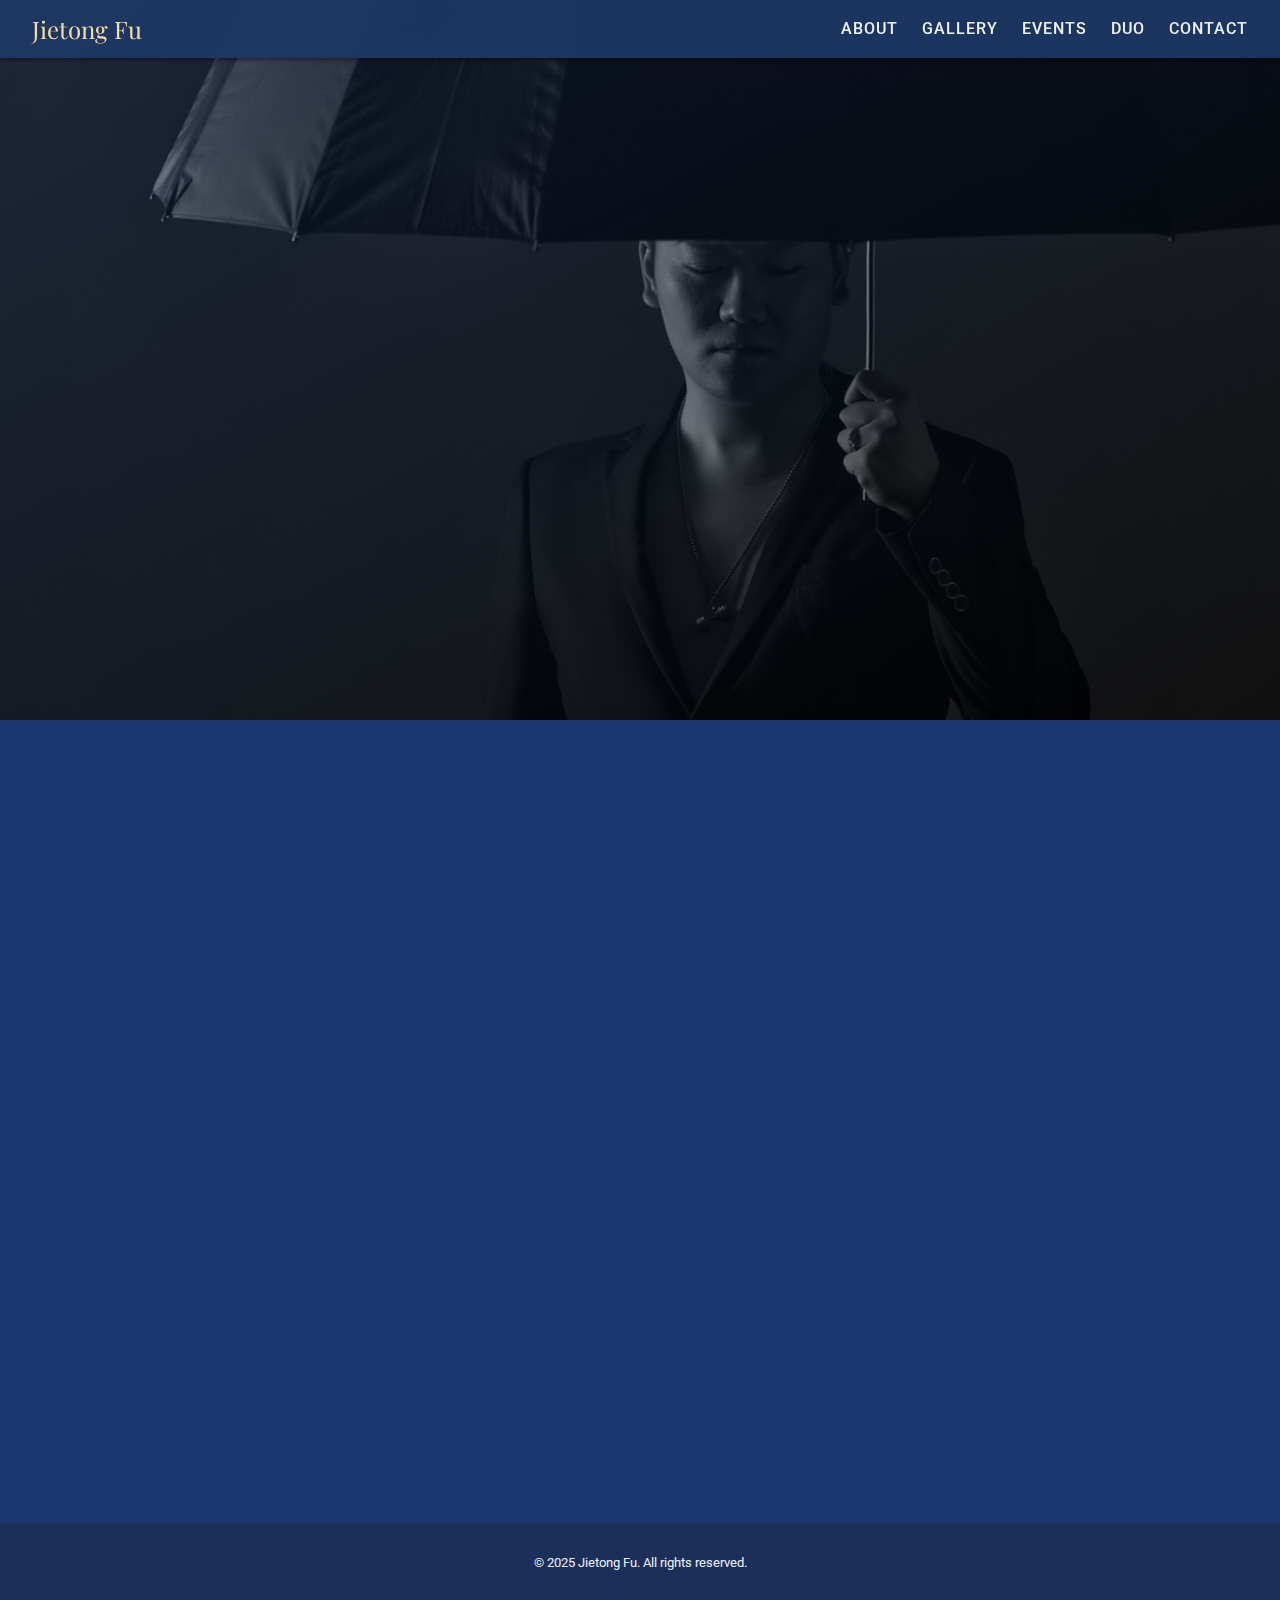
<file: index.html>
<!DOCTYPE html>
<html lang="en">
  <head>
    <meta charset="UTF-8" />
    <meta name="viewport" content="width=device-width, initial-scale=1.0" />
    <meta http-equiv="X-UA-Compatible" content="IE=edge" />
    <title>Dr. Jietong Fu – Lyric Tenor</title>
    <!-- Google Fonts -->
    <link rel="preconnect" href="https://fonts.gstatic.com" />
    <link
      href="https://fonts.googleapis.com/css2?family=Playfair+Display:wght@400;700&family=Roboto:wght@300;400;500;700&display=swap"
      rel="stylesheet"
    />
    <!-- Styles -->
    <link rel="stylesheet" href="css/styles.css" />
  </head>
  <body>
    <!-- Navigation -->
    <nav class="navbar">
      <div class="logo">Jietong Fu</div>
      <ul>
        <li><a href="index.html">About</a></li>
        <li><a href="gallery.html">Gallery</a></li>
        <li><a href="events.html">Events</a></li>
        <li><a href="duo.html">Duo</a></li>
        <li><a href="contact.html">Contact</a></li>
      </ul>
      <div class="hamburger">
        <span></span>
        <span></span>
        <span></span>
      </div>
    </nav>

    <!-- Hero Section -->
    <!-- Use the horizontal umbrella portrait as the hero background on desktop -->
    <header
      class="hero"
      style="background-image: url('assets/images/B8634F1C-A718-45A8-87DD-EED80FFCCBD4_1_105_c.jpeg');"
    >
      <div class="hero-content">
        <h1>Dr. Jietong Fu</h1>
        <p>Lyric Tenor • Educator • Performer</p>
      </div>
    </header>

    <!-- About Section -->
    <section id="about">
      <div class="container">
        <h2 class="section-title">About Me</h2>
        <div class="about">
          <!-- Display the vertical portrait in the About section -->
          <img
            src="assets/images/FDA1C0A6-796D-478E-8DA5-A98BE81E932F_1_105_c.jpeg"
            alt="Portrait of Dr. Jietong Fu"
          />
          <div class="text">
            <p>
              Dr.&nbsp;Jietong&nbsp;Fu is a lyric tenor from Xiamen, China. He came
              to the United States in 2019 and earned his Doctor of Musical
              Arts (D.M.A.) degree from Texas Tech University in 2022. He
              also holds a Graduate Performance Diploma in Voice
              Performance from the Peabody Conservatory.
            </p>
            <p>
              As a performer, Dr.&nbsp;Fu has sung operas and cantatas in
              renowned venues across Asia and the United States, including
              the National Centre for the Performing Arts in Beijing,
              Minnan&nbsp;Grand&nbsp;Theater, Fujian&nbsp;Grand&nbsp;Theater, Petronas
              Philharmonic Hall in Kuala Lumpur, Esplanade – Theatres on
              the Bay in Singapore, the Kennedy Center in Washington, D.C.,
              Brunish Theater in Portland and the Lubbock Civic Center in
              Texas. His operatic roles include Kamegoro in
              <em>Shizue: An American Story</em>, Tamino in
              <em>The Magic Flute</em>, Ernesto in
              <em>Don&nbsp;Pasquale</em>, and Alfred in
              <em>Die&nbsp;Fledermaus</em>. He has also appeared as the
              tenor soloist in Mozart’s <em>Requiem</em>, Handel’s
              <em>Messiah</em> and Rachmaninoff’s <em>Vespers</em>.
            </p>
            <p>
              As a teacher, Dr.&nbsp;Fu has provided voice instruction to
              undergraduate students at Xiamen University and Texas Tech
              University and has directed scenes from several Mozart
              operas. He served as a Lyric Diction Tutor at the Peabody
              Conservatory, guiding both undergraduate and graduate
              students in operatic diction in German, French, Italian and
              English. He currently resides in Baltimore with his wife,
              pianist Dr.&nbsp;Xin&nbsp;Wu, where they focus on teaching and
              performing classical music.
            </p>
            <div class="download-links">
              <a href="assets/docs/resume.pdf" target="_blank" download>
                Download&nbsp;Résumé
              </a>
              <a
                href="assets/docs/teaching_philosophy.docx"
                target="_blank"
                download
              >
                Teaching&nbsp;Philosophy
              </a>
            </div>
          </div>
        </div>
      </div>
    </section>

    <!-- Footer -->
    <footer>
      &copy; 2025 Jietong Fu. All rights reserved.
    </footer>

    <script src="js/scripts.js"></script>
  </body>
</html>
</file>
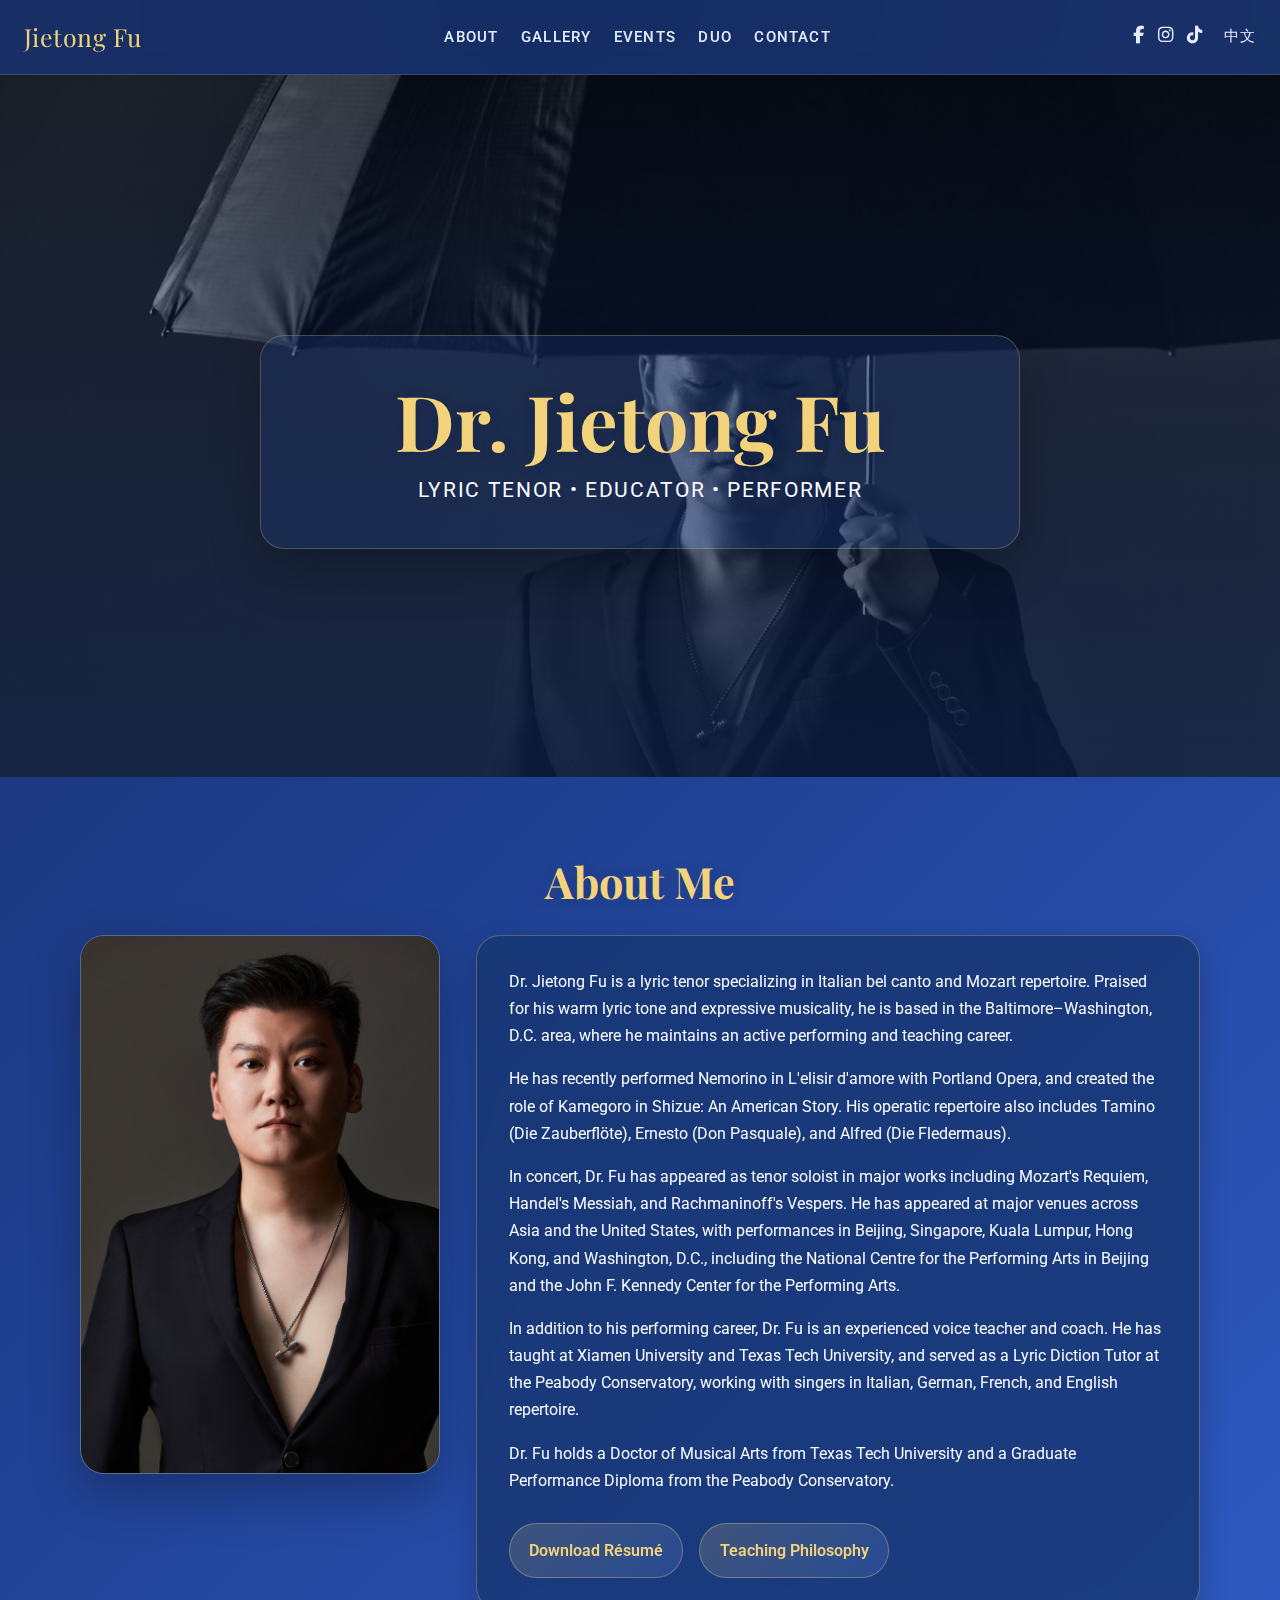
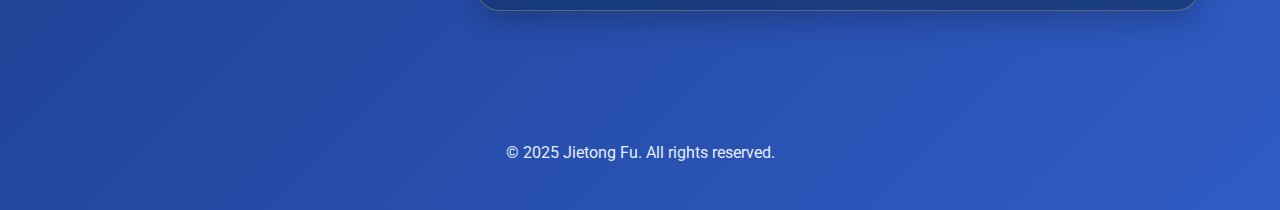
<file: website/index.html>
<!DOCTYPE html>
<html lang="en">
  <head>
    <meta charset="UTF-8" />
    <meta name="viewport" content="width=device-width, initial-scale=1.0" />
    <meta http-equiv="X-UA-Compatible" content="IE=edge" />
    <title>Dr. Jietong Fu – Lyric Tenor</title>
    <!-- Google Fonts -->
    <link rel="preconnect" href="https://fonts.gstatic.com" />
    <link
      href="https://fonts.googleapis.com/css2?family=Playfair+Display:wght@400;700&family=Roboto:wght@300;400;500;700&display=swap"
      rel="stylesheet"
    />
    <!-- Styles -->
    <link rel="stylesheet" href="css/styles.css" />
    <!-- Font Awesome for social icons -->
    <link rel="stylesheet" href="https://cdnjs.cloudflare.com/ajax/libs/font-awesome/6.5.2/css/all.min.css" />
    <script src="https://identity.netlify.com/v1/netlify-identity-widget.js"></script>
  </head>
  <body>
    <!-- Navigation -->
    <nav class="navbar">
      <div class="logo">Jietong Fu</div>
      <ul>
        <li><a href="index.html">About</a></li>
        <li><a href="gallery.html">Gallery</a></li>
        <li><a href="events.html">Events</a></li>
        <li><a href="duo.html">Duo</a></li>
        <li><a href="contact.html">Contact</a></li>
      </ul>
      <!-- Social media links for the English site -->
      <div class="social-links">
        <a href="https://www.facebook.com/profile.php?id=61579078418181" target="_blank" title="Facebook" aria-label="Facebook"><i class="fa-brands fa-facebook-f"></i></a>
        <a href="https://www.instagram.com/jietongfutenor/" target="_blank" title="Instagram" aria-label="Instagram"><i class="fa-brands fa-instagram"></i></a>
        <a href="https://www.tiktok.com/@jietongfu?_t=ZP-8yk0rfDh2Ux&_r=1" target="_blank" title="TikTok" aria-label="TikTok"><i class="fa-brands fa-tiktok"></i></a>
      </div>
      <!-- Language toggle between English and Chinese -->
      <div class="lang-toggle">
        <a href="index-cn.html">中文</a>
      </div>
      <div class="hamburger">
        <span></span>
        <span></span>
        <span></span>
      </div>
    </nav>

    <!-- Hero Section -->
    <!-- Use the horizontal umbrella portrait as the hero background on desktop -->
    <header
      class="hero"
      style="background-image: url('assets/images/B8634F1C-A718-45A8-87DD-EED80FFCCBD4_1_105_c.jpeg');"
    >
      <div class="hero-content">
        <h1>Dr. Jietong Fu</h1>
        <p>Lyric Tenor • Educator • Performer</p>
      </div>
    </header>

    <!-- About Section -->
    <section id="about">
      <div class="container">
        <h2 class="section-title">About Me</h2>
        <div class="about">
          <!-- Display the vertical portrait in the About section -->
          <img
            src="assets/images/FDA1C0A6-796D-478E-8DA5-A98BE81E932F_1_105_c.jpeg"
            alt="Portrait of Dr. Jietong Fu"
          />
          <div class="text" id="bio-text">
            <!-- Bio loaded dynamically from data/en/bio.json -->
                        <div class="download-links">
              <a href="assets/docs/resume.pdf" target="_blank" download>
                Download&nbsp;Résumé
              </a>
              <a
                href="assets/docs/teaching_philosophy.docx"
                target="_blank"
                download
              >
                Teaching&nbsp;Philosophy
              </a>
            </div>
          </div>
        </div>
      </div>
    </section>

    <!-- Footer -->
    <footer>
      &copy; 2025 Jietong Fu. All rights reserved.
    </footer>

    <script src="js/scripts.js"></script>
    <script>
      fetch('data/en/bio.json')
        .then(r => r.json())
        .then(data => {
          const container = document.getElementById('bio-text');
          ['p1','p2','p3','p4','p5'].forEach(key => {
            if (data[key]) {
              const p = document.createElement('p');
              p.textContent = data[key];
              container.insertBefore(p, container.querySelector('.download-links'));
            }
          });
        });
    </script>
  </body>
</html>
</file>
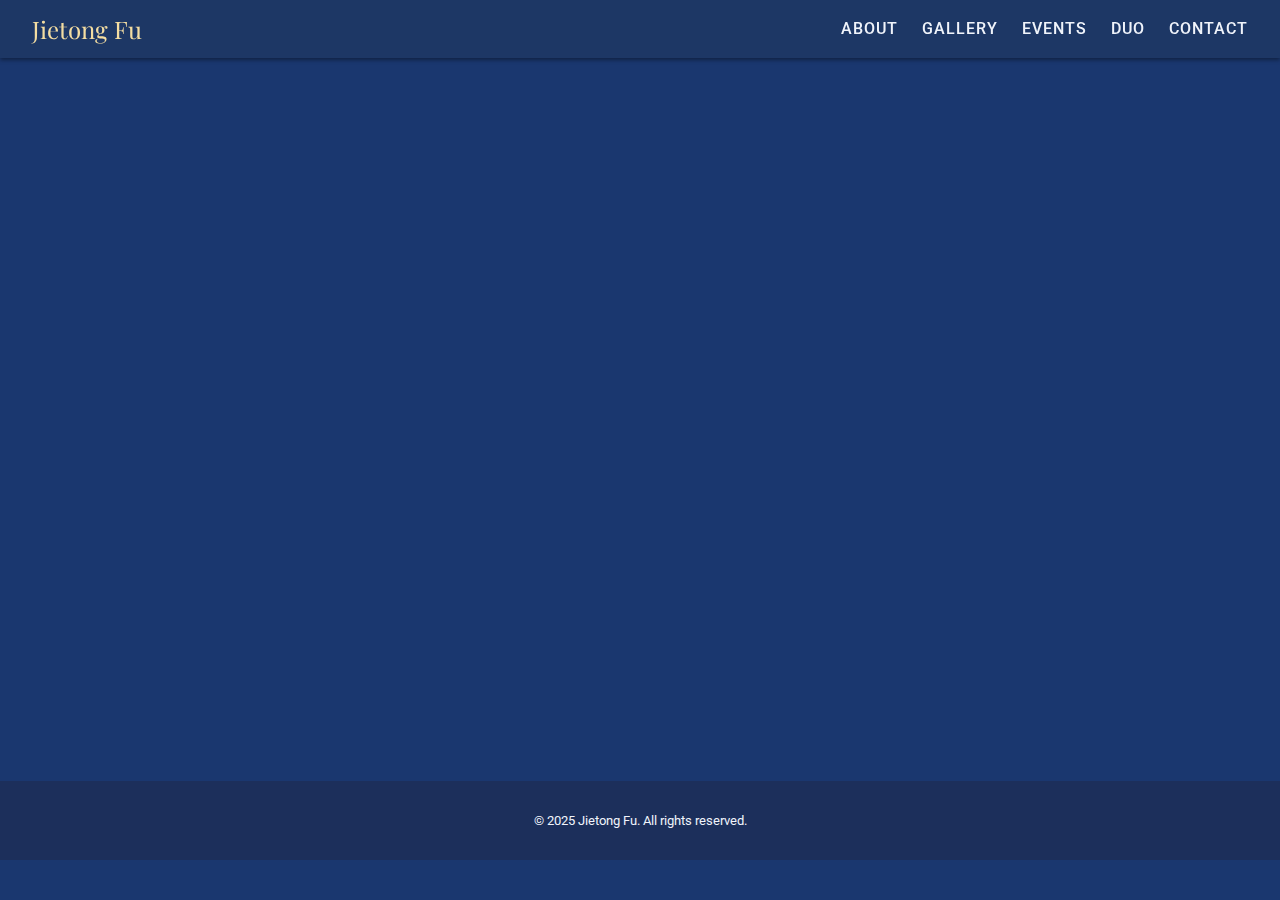
<file: contact.html>
<!DOCTYPE html>
<html lang="en">
  <head>
    <meta charset="UTF-8" />
    <meta name="viewport" content="width=device-width, initial-scale=1.0" />
    <meta http-equiv="X-UA-Compatible" content="IE=edge" />
    <title>Contact – Jietong Fu</title>
    <link rel="preconnect" href="https://fonts.gstatic.com" />
    <link
      href="https://fonts.googleapis.com/css2?family=Playfair+Display:wght@400;700&family=Roboto:wght@300;400;500;700&display=swap"
      rel="stylesheet"
    />
    <link rel="stylesheet" href="css/styles.css" />
  </head>
  <body>
    <!-- Navigation -->
    <nav class="navbar">
      <div class="logo">Jietong Fu</div>
      <ul>
        <li><a href="index.html">About</a></li>
        <li><a href="gallery.html">Gallery</a></li>
        <li><a href="events.html">Events</a></li>
        <li><a href="duo.html">Duo</a></li>
        <li><a href="contact.html">Contact</a></li>
      </ul>
      <div class="hamburger">
        <span></span>
        <span></span>
        <span></span>
      </div>
    </nav>

    <section id="contact-section">
      <div class="container">
        <h2 class="section-title">Get in Touch</h2>
        <div class="contact-info">
          <p>
            Whether you’re looking to book a performance, schedule a lesson,
            or simply learn more about my work, I’d love to hear from you.
          </p>
          <p><strong>Email:</strong> <a href="mailto:jietong.fu@gmail.com">jietong.fu@gmail.com</a></p>
          <p><strong>Phone:</strong> <a href="tel:+12025561652">(202) 556‑1652</a></p>
        </div>
        <!-- Netlify form integration: assign a form name, enable Netlify processing and include a hidden honeypot field -->
        <form
          name="contact"
          method="POST"
          data-netlify="true"
          data-netlify-honeypot="bot-field"
          class="contact-form"
        >
          <!-- The hidden input allows Netlify to identify this form -->
          <input type="hidden" name="form-name" value="contact" />
          <!-- Netlify honeypot to help prevent spam submissions -->
          <p style="display:none;">
            <label>
              Don’t fill this out if you're human:
              <input name="bot-field" />
            </label>
          </p>

          <label for="name">Name</label>
          <input
            type="text"
            id="name"
            name="name"
            placeholder="Your name"
            required
          />

          <label for="email">Email</label>
          <input
            type="email"
            id="email"
            name="email"
            placeholder="Your email"
            required
          />

          <label for="service">Inquiry Type</label>
          <select id="service" name="service">
            <option value="general">General Inquiry</option>
            <option value="voice-lesson">Voice Lesson</option>
            <option value="performance-coaching">Performance Coaching</option>
            <option value="stage-coaching">Stage/Role Coaching</option>
            <option value="booking">Performance Booking</option>
          </select>

          <label for="message">Message</label>
          <textarea
            id="message"
            name="message"
            rows="5"
            placeholder="Write your message here..."
            required
          ></textarea>

          <button type="submit">Send Message</button>
        </form>
      </div>
    </section>

    <!-- Footer -->
    <footer>
      &copy; 2025 Jietong Fu. All rights reserved.
    </footer>

    <script src="js/scripts.js"></script>
  </body>
</html>
</file>
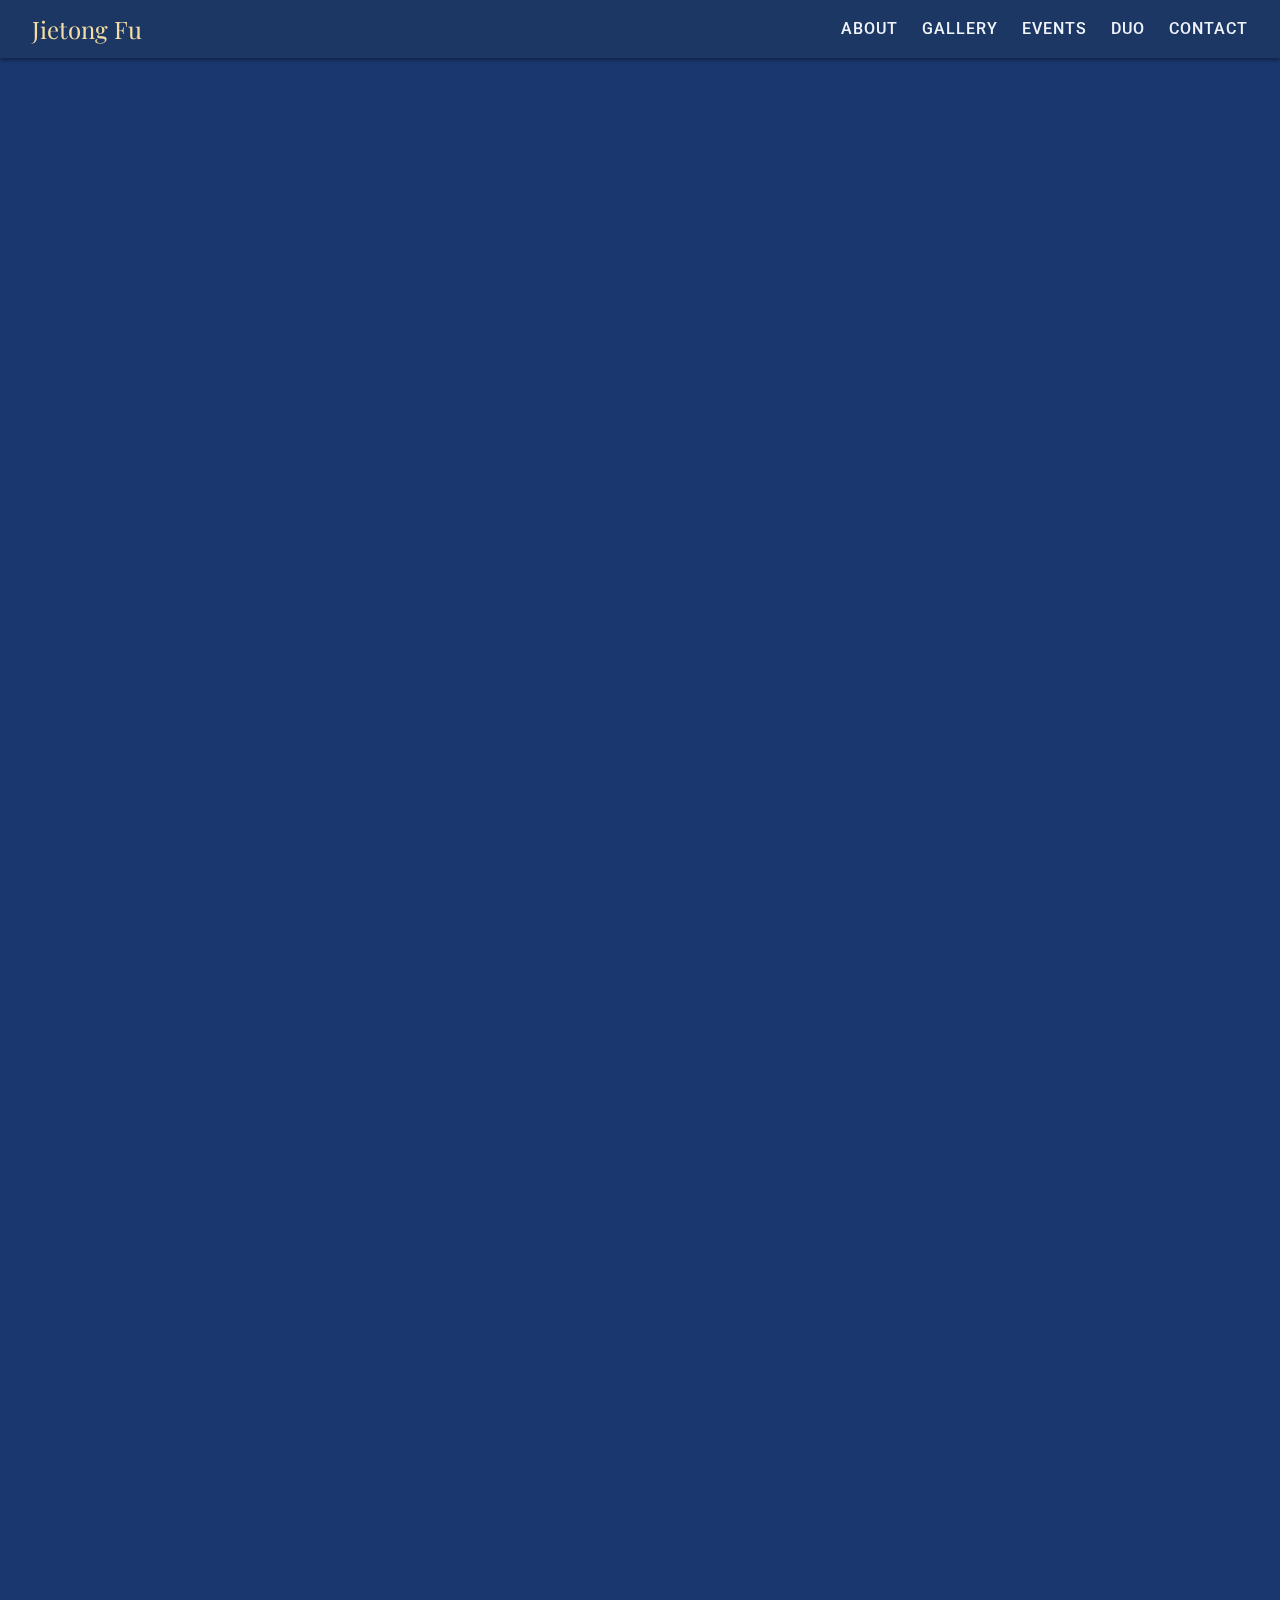
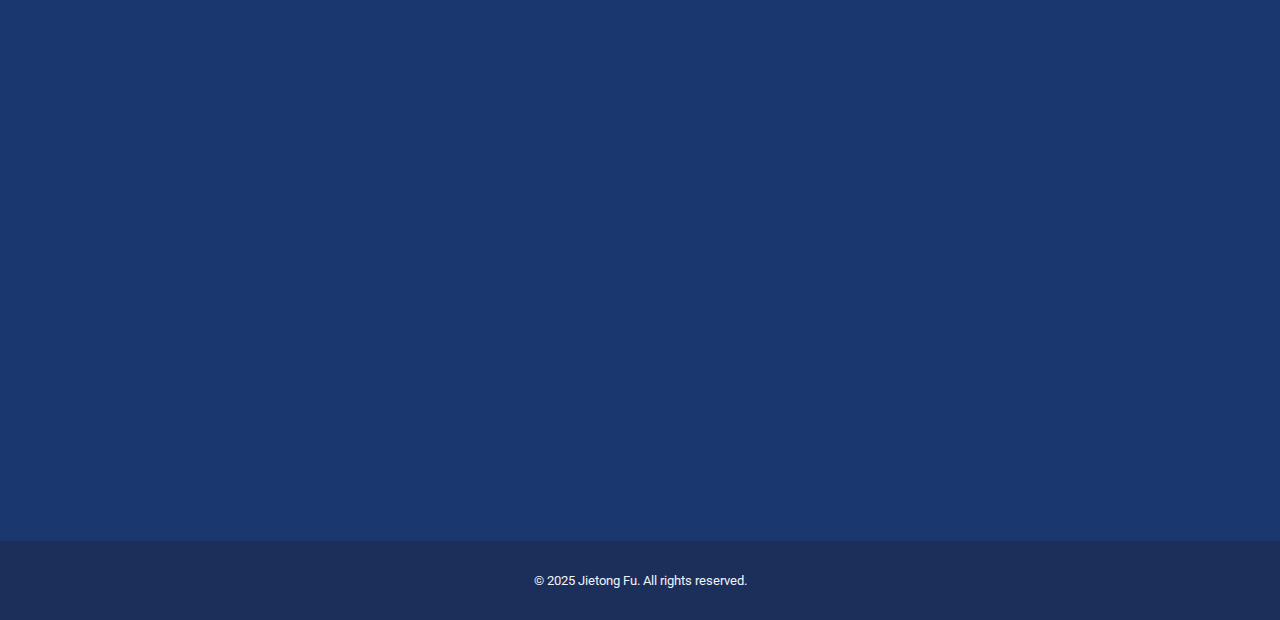
<file: duo.html>
<!DOCTYPE html>
<html lang="en">
  <head>
    <meta charset="UTF-8" />
    <meta name="viewport" content="width=device-width, initial-scale=1.0" />
    <meta http-equiv="X-UA-Compatible" content="IE=edge" />
    <title>Duo – Jietong Fu &amp; Xin Wu</title>
    <link rel="preconnect" href="https://fonts.gstatic.com" />
    <link
      href="https://fonts.googleapis.com/css2?family=Playfair+Display:wght@400;700&family=Roboto:wght@300;400;500;700&display=swap"
      rel="stylesheet"
    />
    <link rel="stylesheet" href="css/styles.css" />
  </head>
  <body>
    <!-- Navigation -->
    <nav class="navbar">
      <div class="logo">Jietong Fu</div>
      <ul>
        <li><a href="index.html">About</a></li>
        <li><a href="gallery.html">Gallery</a></li>
        <li><a href="events.html">Events</a></li>
        <li><a href="duo.html">Duo</a></li>
        <li><a href="contact.html">Contact</a></li>
      </ul>
      <div class="hamburger">
        <span></span>
        <span></span>
        <span></span>
      </div>
    </nav>

    <!-- Duo Introduction -->
    <section id="duo-intro">
      <div class="container">
        <h2 class="section-title">Our Duo</h2>
        <p>
          Welcome to our Duo page! We are Dr.&nbsp;Jietong Fu, tenor,
          and Dr.&nbsp;Xin&nbsp;Wu, pianist, a husband-and-wife team specializing in
          opera, art song, and collaborative performance. Together, we
          bring poetry, passion, and artistry to every stage. We are
          available for concerts, recitals, masterclasses, and special
          events.
        </p>
      </div>
    </section>

    <!-- Meet Pianist -->
    <section id="meet-pianist">
      <div class="container">
        <h2 class="section-title">Meet Pianist &ndash; Dr.&nbsp;Xin&nbsp;Wu</h2>
        <div class="about">
          <img
            src="assets/images/xin_wu.jpeg"
            alt="Dr. Xin Wu portrait"
          />
          <div class="text">
            <p>
              Dr.&nbsp;Xin&nbsp;Wu is a pianist specializing in opera, vocal coaching,
              and collaborative performance. She serves as an accompanist
              and vocal coach at Morgan State University and a staff
              pianist at the Peabody Conservatory and Preparatory, where
              she works closely with singers to prepare for recitals,
              competitions, and professional engagements. She is also a
              vocal coach at the Charm City Opera Retreat. With extensive
              experience in vocal collaboration, Dr.&nbsp;Wu has played for
              numerous opera productions, and she frequently collaborates
              in major vocal competitions, including NATS, NATSAA, the
              Hong Kong International Vocal Competition, and the Met
              Laffont Competition. She recently released an album with
              The Cecilia Collective titled
              <em>The Forgotten Genius of Josephine Lang</em>,
              highlighting the work of this remarkable composer.
            </p>
          </div>
        </div>
      </div>
    </section>

    <!-- Our Programs -->
    <section id="duo-programs">
      <div class="container">
        <h2 class="section-title">Our Programs</h2>
        <div class="shows-list">
          <div class="show-card">
            <h3>Themed recital programs</h3>
          </div>
          <div class="show-card">
            <h3>Opera gala performances</h3>
          </div>
          <div class="show-card">
            <h3>Educational outreach concerts</h3>
          </div>
          <div class="show-card">
            <h3>Lecture-recitals on Chinese art song and Western vocal repertoire</h3>
          </div>
          <div class="show-card">
            <h3>Masterclasses in voice, diction, and collaborative performance</h3>
          </div>
        </div>
      </div>
    </section>

    <!-- Featured Programs -->
    <section id="featured-programs">
      <div class="container">
        <h2 class="section-title">Featured Programs</h2>
        <div class="shows-list">
          <div class="show-card">
            <h3>A Tapestry of Emotions</h3>
            <p>
              A musical journey not one of distance, but of emotion. Like a
              traveler setting out under the quiet veil of night, begin
              with anticipation, stepping gently into the unknown. Each
              piece in this program is a moment on the path &mdash; of
              sorrow and joy, longing and tenderness, passion and peace.
            </p>
          </div>
          <div class="show-card">
            <h3>Echoes of Ancient Verses</h3>
            <p>
              This program presents a rich tapestry of Chinese art songs,
              all set to the timeless words of classical Chinese poetry.
              The selections span a wide range of musical styles &mdash;
              from ancient melodies and traditional settings, to works by
              modern and contemporary composers, as well as
              neo-classical creations and popular adaptations. Together,
              they offer a journey through centuries of poetic
              expression, reimagined through music.
            </p>
          </div>
        </div>
      </div>
    </section>

    <!-- Booking Section -->
    <section id="duo-booking">
      <div class="container">
        <h2 class="section-title">Book Us</h2>
        <p>
          We welcome inquiries for performances, masterclasses, and
          collaborative projects in the U.S. and internationally.
          <a href="contact.html">Contact us</a> to book our duo.
        </p>
      </div>
    </section>

    <!-- Footer -->
    <footer>
      &copy; 2025 Jietong Fu. All rights reserved.
    </footer>

    <script src="js/scripts.js"></script>
  </body>
</html>
</file>
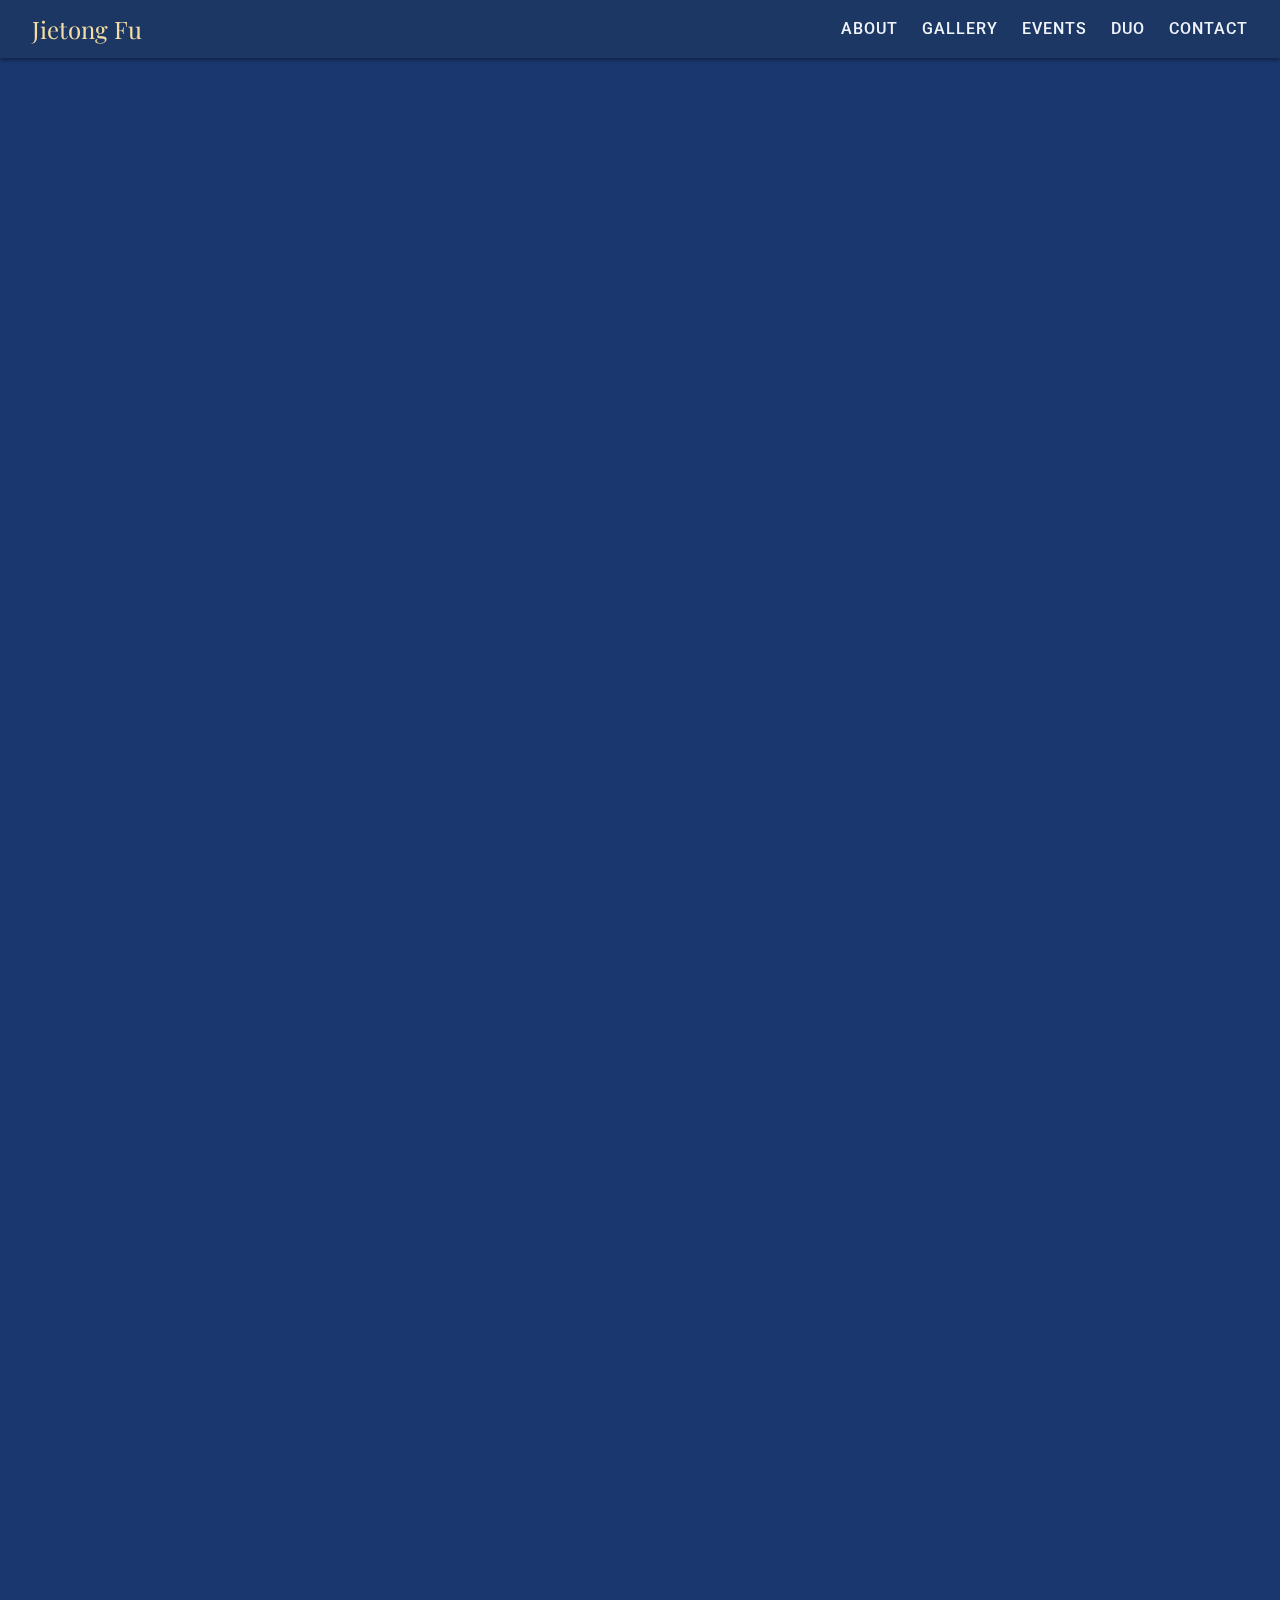
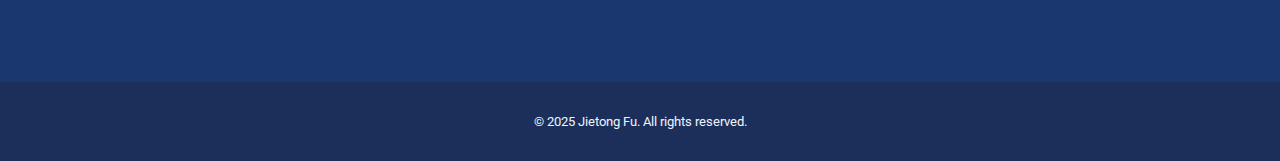
<file: events.html>
<!DOCTYPE html>
<html lang="en">
  <head>
    <meta charset="UTF-8" />
    <meta name="viewport" content="width=device-width, initial-scale=1.0" />
    <meta http-equiv="X-UA-Compatible" content="IE=edge" />
    <title>Events – Jietong Fu</title>
    <link rel="preconnect" href="https://fonts.gstatic.com" />
    <link
      href="https://fonts.googleapis.com/css2?family=Playfair+Display:wght@400;700&family=Roboto:wght@300;400;500;700&display=swap"
      rel="stylesheet"
    />
    <link rel="stylesheet" href="css/styles.css" />
  </head>
  <body>
    <!-- Navigation -->
    <nav class="navbar">
      <div class="logo">Jietong Fu</div>
      <ul>
        <li><a href="index.html">About</a></li>
        <li><a href="gallery.html">Gallery</a></li>
        <li><a href="events.html">Events</a></li>
        <li><a href="duo.html">Duo</a></li>
        <li><a href="contact.html">Contact</a></li>
      </ul>
      <div class="hamburger">
        <span></span>
        <span></span>
        <span></span>
      </div>
    </nav>

    <section id="upcoming-events">
      <div class="container">
        <h2 class="section-title">Upcoming Events</h2>
        <div class="shows-list">
          <div class="show-card">
            <h3>Messiah at Messiah</h3>
            <p>
              Catch Dr.&nbsp;Fu as the tenor soloist in Handel’s timeless
              <em>Messiah</em>.
            </p>
            <p>
              Date: December&nbsp;7, 2025<br />
              Time: 3&nbsp;PM<br />
              Venue: Messiah United Methodist Church, Springfield, VA
            </p>
          </div>
          <div class="show-card">
            <h3>Portland Opera To Go: <em>The Elixir of Love</em></h3>
            <p>
              Dr.&nbsp;Fu performs the role of Nemorino in Donizetti’s charming
              comic opera as part of Portland Opera’s touring production.
            </p>
            <a
              href="https://www.portlandopera.org/performances-tickets/25-26-season/portland-opera-to-go-the-elixir-of-love/"
              target="_blank"
              >Details &amp; Tickets</a
            >
          </div>
        </div>
      </div>
    </section>

    <section id="past-events">
      <div class="container">
        <h2 class="section-title">Past Performances</h2>
        <div class="shows-list">
          <div class="show-card">
            <h3>Tenor Soloist – Handel’s <em>Messiah</em></h3>
            <p>Messiah United Methodist Church, Springfield, VA</p>
          </div>
          <div class="show-card">
            <h3>Soloist – 2023 New Year Gala</h3>
            <p>Hosted by the Chinese Alumni Associations of Greater Washington (CAAGW)</p>
          </div>
          <div class="show-card">
            <h3>Duet Performer – Young Musician Concert</h3>
            <p>Asian American Music Society at the Millennium Stage, The Kennedy Center</p>
          </div>
          <div class="show-card">
            <h3>Duet Performer – 2023 Chinese New Year Gala</h3>
            <p>Hosted by the Coordination Council of Chinese-American Associations (CCCAA)</p>
          </div>
          <div class="show-card">
            <h3>Tenor Soloist – Mozart’s <em>Requiem</em>, K.626</h3>
            <p>NEXT Ensemble, Peabody Camerata &amp; Peabody-Hopkins Conservatory Choir, Peabody Symphony Orchestra</p>
          </div>
          <div class="show-card">
            <h3>Graduate Performance Diploma Recital</h3>
            <p>GPD Recital</p>
          </div>
          <div class="show-card">
            <h3>Opera Etude Performance</h3>
            <p>Performed in Opera Etude Performance</p>
          </div>
          <div class="show-card">
            <h3>Soloist – A Night at the Opera</h3>
            <p>Produced by Messiah United Methodist Church, Springfield, VA</p>
          </div>
          <div class="show-card">
            <h3>Mock Auditions – Denyce Graves Foundation Symposium 2023</h3>
            <p>Selected to sing in mock auditions</p>
          </div>
          <div class="show-card">
            <h3>Prunier – <em>La Rondine</em> by Puccini</h3>
            <p>Opera Workshop Performance</p>
          </div>
          <div class="show-card">
            <h3>Alfred – <em>Die Fledermaus</em></h3>
            <p>Peabody Opera Theater</p>
          </div>
          <div class="show-card">
            <h3>Tamino – <em>Die Zauberflöte</em> (The Magic Flute)</h3>
            <p>Loudoun Lyric Opera</p>
          </div>
          <div class="show-card">
            <h3>Kamegoro – <em>Shizue: An American Story</em></h3>
            <p>Portland Opera (composer Kenji Oh)</p>
          </div>
          <div class="show-card">
            <h3>Soloist – 2025 Lantern Festival Gala</h3>
            <p>Hosted by the Coordination Council of Chinese-American Associations (CCCAA)</p>
          </div>
          <div class="show-card">
            <h3>Singer &amp; Organist – Happy Birthday Strauss: The Waltz King</h3>
            <p>A gala operetta concert produced by Bel Cantanti Opera</p>
          </div>
          <div class="show-card">
            <h3>Tenor Soloist – Rachmaninoff’s <em>Vespers</em>, Op. 37</h3>
            <p>Washington Master Chorale</p>
          </div>
        </div>
      </div>
    </section>

    <!-- Footer -->
    <footer>
      &copy; 2025 Jietong Fu. All rights reserved.
    </footer>

    <script src="js/scripts.js"></script>
  </body>
</html>
</file>
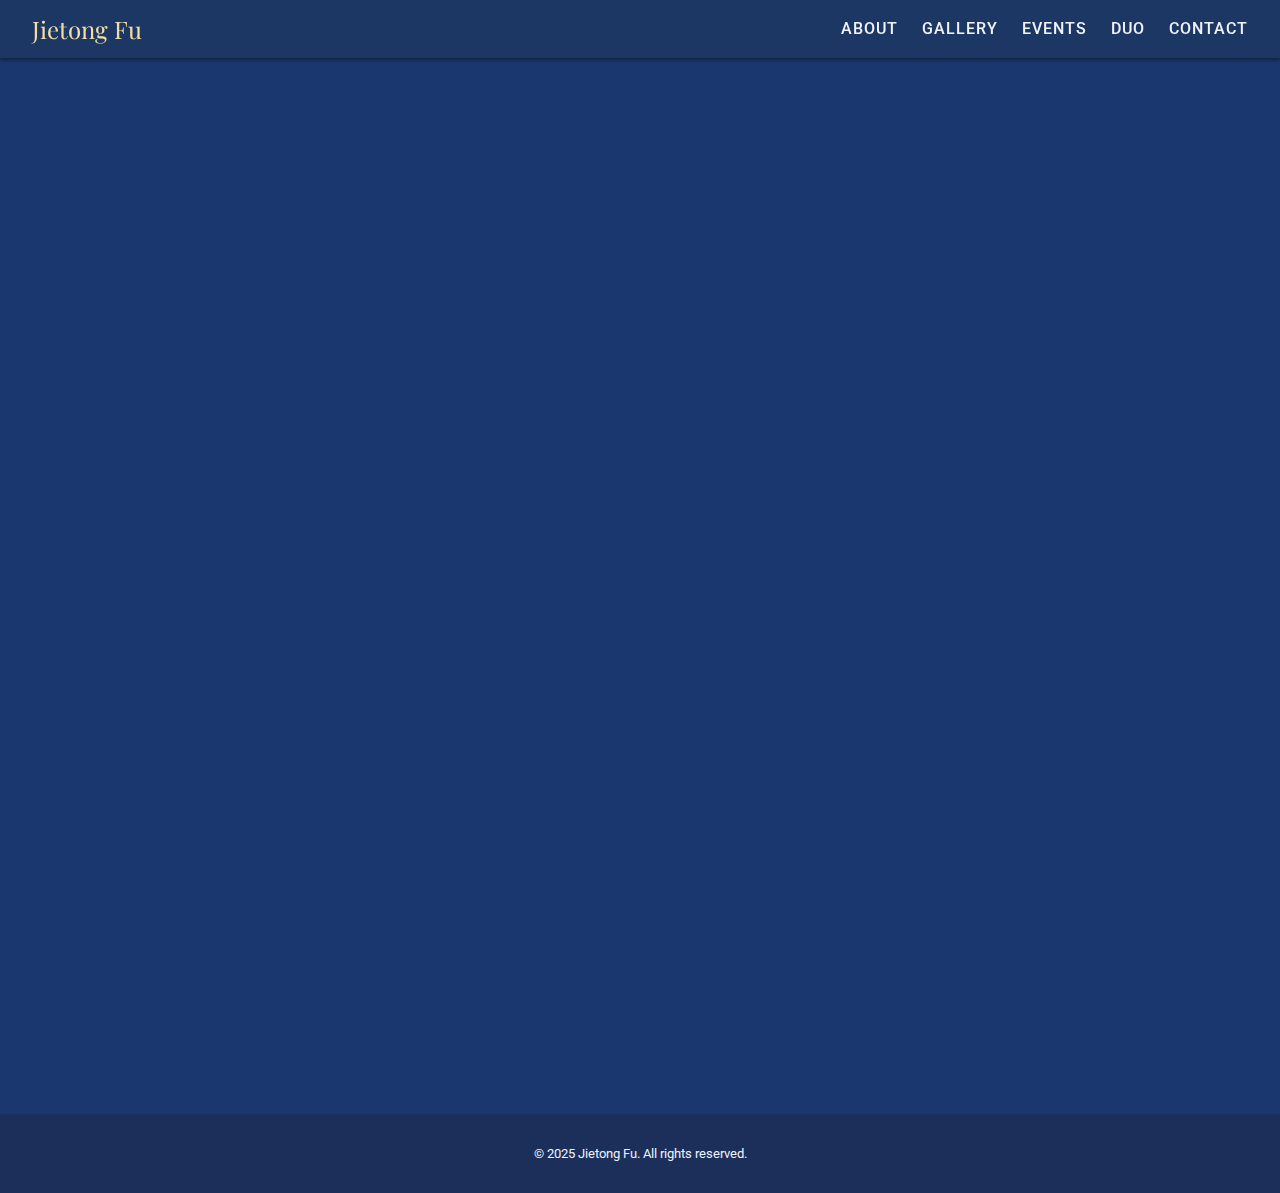
<file: shows.html>
<!DOCTYPE html>
<html lang="en">
  <head>
    <meta charset="UTF-8" />
    <meta name="viewport" content="width=device-width, initial-scale=1.0" />
    <meta http-equiv="X-UA-Compatible" content="IE=edge" />
    <title>Shows – Jietong Fu</title>
    <link rel="preconnect" href="https://fonts.gstatic.com" />
    <link
      href="https://fonts.googleapis.com/css2?family=Playfair+Display:wght@400;700&family=Roboto:wght@300;400;500;700&display=swap"
      rel="stylesheet"
    />
    <link rel="stylesheet" href="css/styles.css" />
  </head>
  <body>
    <!-- Navigation -->
    <nav class="navbar">
      <div class="logo">Jietong Fu</div>
      <ul>
        <li><a href="index.html">About</a></li>
        <li><a href="gallery.html">Gallery</a></li>
        <li><a href="events.html">Events</a></li>
        <li><a href="duo.html">Duo</a></li>
        <li><a href="contact.html">Contact</a></li>
      </ul>
      <div class="hamburger">
        <span></span>
        <span></span>
        <span></span>
      </div>
    </nav>

    <section id="upcoming-shows">
      <div class="container">
        <h2 class="section-title">Upcoming Performances</h2>
        <div class="shows-list">
          <div class="show-card">
            <h3>Portland Opera to Go: <em>The Elixir of Love</em></h3>
            <p>
              Join Portland Opera’s touring production of Donizetti’s charming
              comic opera. Jietong Fu appears as Nemorino, a young man
              head‑over‑heels in love.
            </p>
            <a
              href="https://www.portlandopera.org/performances-tickets/25-26-season/portland-opera-to-go-the-elixir-of-love/"
              target="_blank"
              >Details & Tickets</a
            >
          </div>
          <div class="show-card">
            <h3>Messiah at Messiah</h3>
            <p>
              Handel’s timeless <em>Messiah</em> returns to the stage. Catch
              Dr.&nbsp;Fu as the tenor soloist on Sunday, December&nbsp;7,
              2025 at 3&nbsp;PM at Messiah United Methodist Church in
              Springfield, VA.
            </p>
            <p>Date: December&nbsp;7, 2025<br />Time: 3&nbsp;PM<br />Venue: Messiah United Methodist Church, Springfield, VA</p>
          </div>
        </div>
      </div>
    </section>

    <section id="past-performances">
      <div class="container">
        <h2 class="section-title">Selected Past Performances</h2>
        <div class="shows-list">
          <div class="show-card">
            <h3><em>Shizue: An American Story</em></h3>
            <p><strong>Role:</strong> Kamegoro</p>
            <p>
              Performed at venues in Oregon and Washington, USA
            </p>
          </div>
          <div class="show-card">
            <h3><em>The Magic Flute</em></h3>
            <p><strong>Role:</strong> Tamino</p>
            <p>
              Texas Tech Opera Theater &amp; Loudon Lyric Opera
            </p>
          </div>
          <div class="show-card">
            <h3><em>Don&nbsp;Pasquale</em></h3>
            <p><strong>Role:</strong> Ernesto (cover)</p>
            <p>
              CCM Opera Bootcamp
            </p>
          </div>
          <div class="show-card">
            <h3><em>Die&nbsp;Fledermaus</em></h3>
            <p><strong>Role:</strong> Alfred</p>
            <p>
              Peabody Opera Theatre
            </p>
          </div>
          <div class="show-card">
            <h3>Concert&nbsp;Works</h3>
            <p>
              Tenor soloist in Mozart’s <em>Requiem</em> with the
              Peabody&nbsp;Symphony&nbsp;Orchestra
            </p>
            <p>
              Tenor soloist in Handel’s <em>Messiah</em> at Messiah United
              Methodist Church (Springfield, VA)
            </p>
            <p>
              Rachmaninoff’s <em>Vespers</em> with the Washington Master
              Chorale
            </p>
          </div>
        </div>
      </div>
    </section>

    <!-- Footer -->
    <footer>
      &copy; 2025 Jietong Fu. All rights reserved.
    </footer>

    <script src="js/scripts.js"></script>
  </body>
</html>
</file>
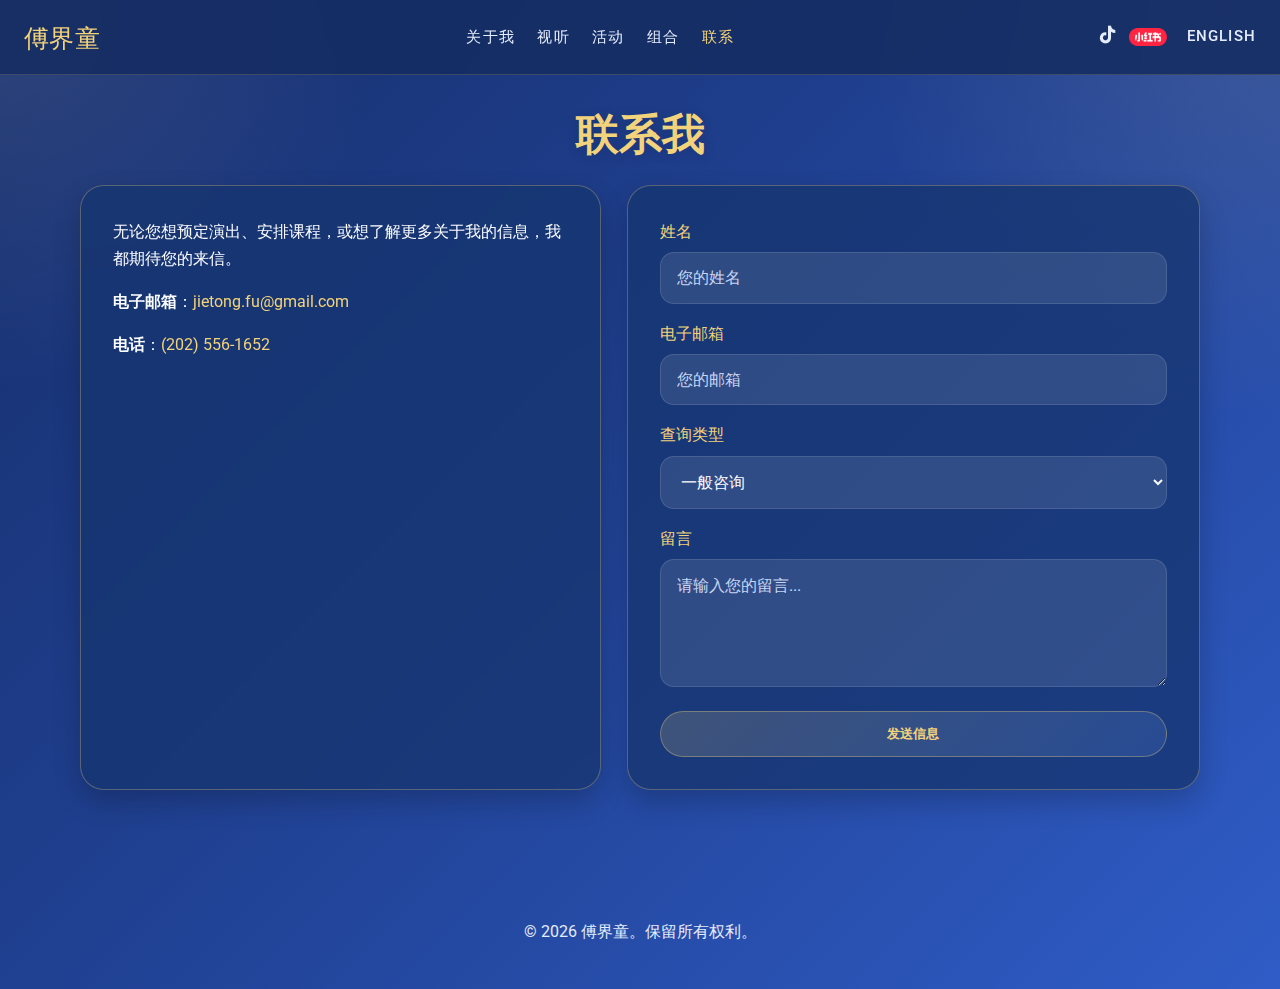
<file: website/contact-cn.html>
<!DOCTYPE html>
<html lang="zh">
  <head>
    <meta charset="UTF-8" />
    <meta name="viewport" content="width=device-width, initial-scale=1.0" />
    <meta http-equiv="X-UA-Compatible" content="IE=edge" />
    <title>联系 – 傅界童</title>
    <link rel="preconnect" href="https://fonts.gstatic.com" />
    <link href="https://fonts.googleapis.com/css2?family=Playfair+Display:wght@400;700&family=Roboto:wght@300;400;500;700&display=swap" rel="stylesheet" />
    <link rel="stylesheet" href="css/styles.css" />
    <link rel="stylesheet" href="https://cdnjs.cloudflare.com/ajax/libs/font-awesome/6.5.2/css/all.min.css" />
  </head>
  <body data-lang="cn" data-page="contact">
    <nav class="navbar">
      <div class="logo">傅界童</div>
      <ul>
        <li><a href="index-cn.html">关于我</a></li>
        <li><a href="gallery-cn.html">视听</a></li>
        <li><a href="events-cn.html">活动</a></li>
        <li><a href="duo-cn.html">组合</a></li>
        <li><a href="contact-cn.html" class="active-link">联系</a></li>
      </ul>
      <div class="social-links"></div>
      <div class="lang-toggle"><a href="contact.html">English</a></div>
      <div class="hamburger"><span></span><span></span><span></span></div>
    </nav>

    <section class="page-intro">
      <div class="container">
        <h2 class="section-title" id="contact-title"></h2>
        <div class="contact-layout">
          <div class="contact-info">
            <p id="contact-intro"></p>
            <p><strong id="contact-email-label"></strong>：<a id="contact-email-link" href="#"></a></p>
            <p><strong id="contact-phone-label"></strong>：<a id="contact-phone-link" href="#"></a></p>
          </div>
          <form id="contact-form" name="contact" method="POST" action="/.netlify/functions/send-email" class="contact-form">
            <input type="hidden" id="form-lang" name="lang" value="cn" />
            <p style="display:none;">
              <label><span id="honeypot-label"></span><input name="bot-field" /></label>
            </p>
            <label for="name" id="form-name-label"></label>
            <input type="text" id="name" name="name" required />
            <label for="email" id="form-email-label"></label>
            <input type="email" id="email" name="email" required />
            <label for="service" id="form-service-label"></label>
            <select id="service" name="service"></select>
            <label for="message" id="form-message-label"></label>
            <textarea id="message" name="message" rows="5" required></textarea>
            <button type="submit" id="form-submit-label"></button>
          </form>
        </div>
      </div>
    </section>

    <footer>&copy; <span id="footer-year"></span> <span id="footer-name"></span>。保留所有权利。</footer>
    <script src="js/scripts.js"></script>
  </body>
</html>
</file>
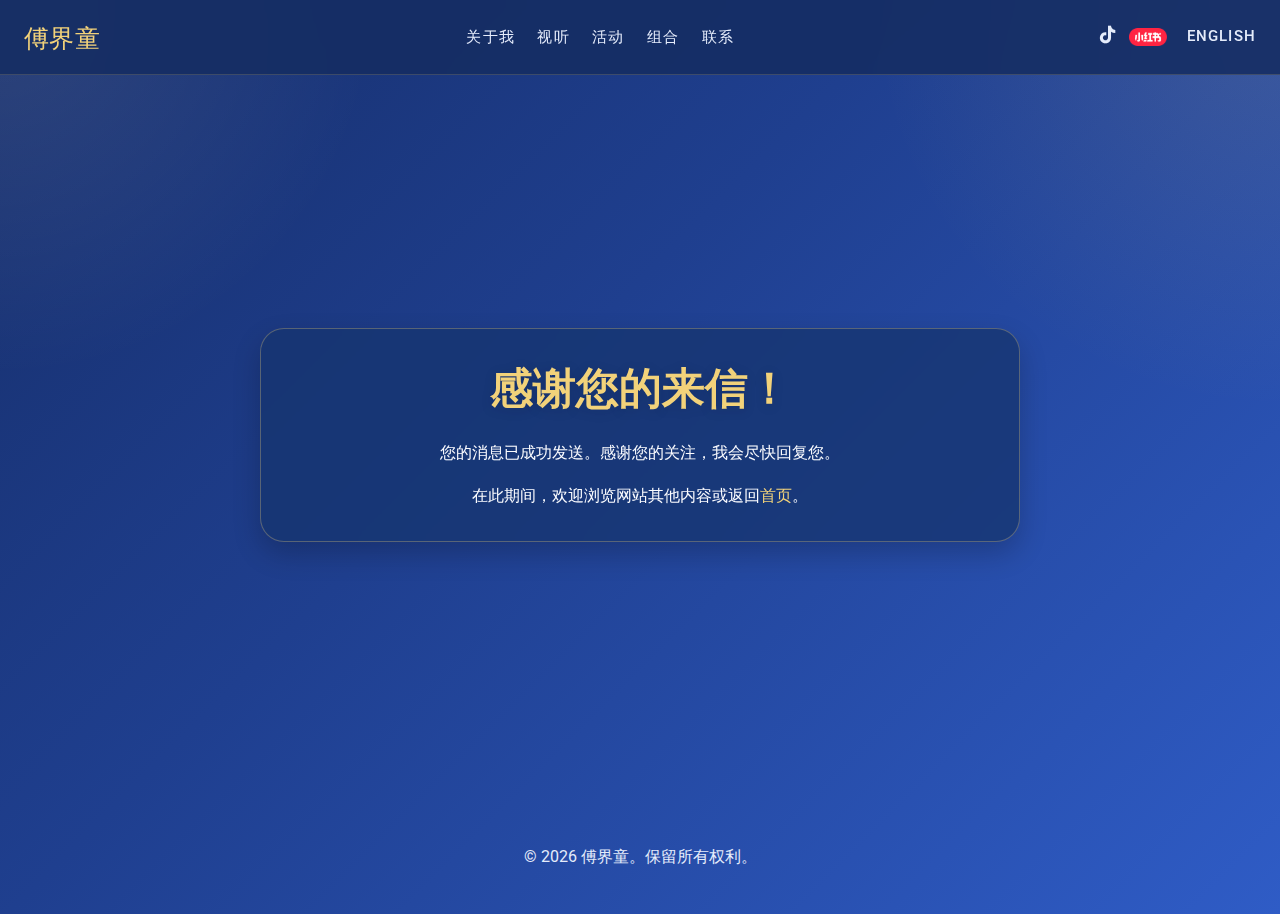
<file: website/contact-success-cn.html>
<!DOCTYPE html>
<html lang="zh">
  <head>
    <meta charset="UTF-8" />
    <meta name="viewport" content="width=device-width, initial-scale=1.0" />
    <meta http-equiv="X-UA-Compatible" content="IE=edge" />
    <title>感谢您 – 傅界童</title>
    <link rel="preconnect" href="https://fonts.gstatic.com" />
    <link href="https://fonts.googleapis.com/css2?family=Playfair+Display:wght@400;700&family=Roboto:wght@300;400;500;700&display=swap" rel="stylesheet" />
    <link rel="stylesheet" href="css/styles.css" />
    <link rel="stylesheet" href="https://cdnjs.cloudflare.com/ajax/libs/font-awesome/6.5.2/css/all.min.css" />
  </head>
  <body data-lang="cn" data-page="success">
    <nav class="navbar">
      <div class="logo">傅界童</div>
      <ul>
        <li><a href="index-cn.html">关于我</a></li>
        <li><a href="gallery-cn.html">视听</a></li>
        <li><a href="events-cn.html">活动</a></li>
        <li><a href="duo-cn.html">组合</a></li>
        <li><a href="contact-cn.html">联系</a></li>
      </ul>
      <div class="social-links"></div>
      <div class="lang-toggle"><a href="contact-success.html">English</a></div>
      <div class="hamburger"><span></span><span></span><span></span></div>
    </nav>

    <section class="thank-you-section">
      <div class="container">
        <div class="thank-you-card">
          <h2 class="section-title" id="success-title"></h2>
          <p id="success-message-1"></p>
          <p id="success-message-2"></p>
        </div>
      </div>
    </section>

    <footer>&copy; <span id="footer-year"></span> <span id="footer-name"></span>。保留所有权利。</footer>
    <script src="js/scripts.js"></script>
  </body>
</html>
</file>
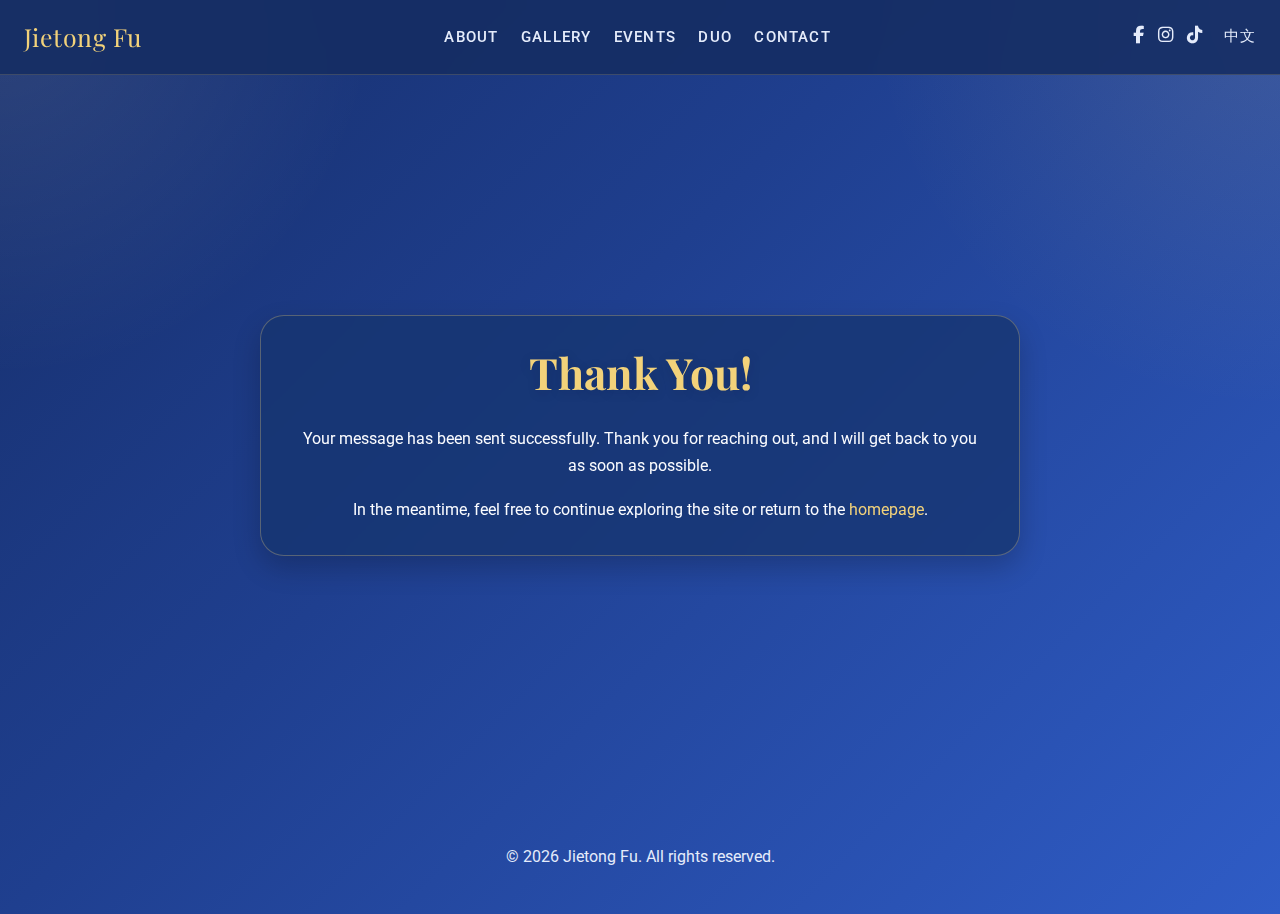
<file: website/contact-success.html>
<!DOCTYPE html>
<html lang="en">
  <head>
    <meta charset="UTF-8" />
    <meta name="viewport" content="width=device-width, initial-scale=1.0" />
    <meta http-equiv="X-UA-Compatible" content="IE=edge" />
    <title>Thank You – Jietong Fu</title>
    <link rel="preconnect" href="https://fonts.gstatic.com" />
    <link href="https://fonts.googleapis.com/css2?family=Playfair+Display:wght@400;700&family=Roboto:wght@300;400;500;700&display=swap" rel="stylesheet" />
    <link rel="stylesheet" href="css/styles.css" />
    <link rel="stylesheet" href="https://cdnjs.cloudflare.com/ajax/libs/font-awesome/6.5.2/css/all.min.css" />
  </head>
  <body data-lang="en" data-page="success">
    <nav class="navbar">
      <div class="logo">Jietong Fu</div>
      <ul>
        <li><a href="index.html">About</a></li>
        <li><a href="gallery.html">Gallery</a></li>
        <li><a href="events.html">Events</a></li>
        <li><a href="duo.html">Duo</a></li>
        <li><a href="contact.html">Contact</a></li>
      </ul>
      <div class="social-links"></div>
      <div class="lang-toggle"><a href="contact-success-cn.html">中文</a></div>
      <div class="hamburger"><span></span><span></span><span></span></div>
    </nav>

    <section class="thank-you-section">
      <div class="container">
        <div class="thank-you-card">
          <h2 class="section-title" id="success-title"></h2>
          <p id="success-message-1"></p>
          <p id="success-message-2"></p>
        </div>
      </div>
    </section>

    <footer>&copy; <span id="footer-year"></span> <span id="footer-name"></span>. All rights reserved.</footer>
    <script src="js/scripts.js"></script>
  </body>
</html>
</file>
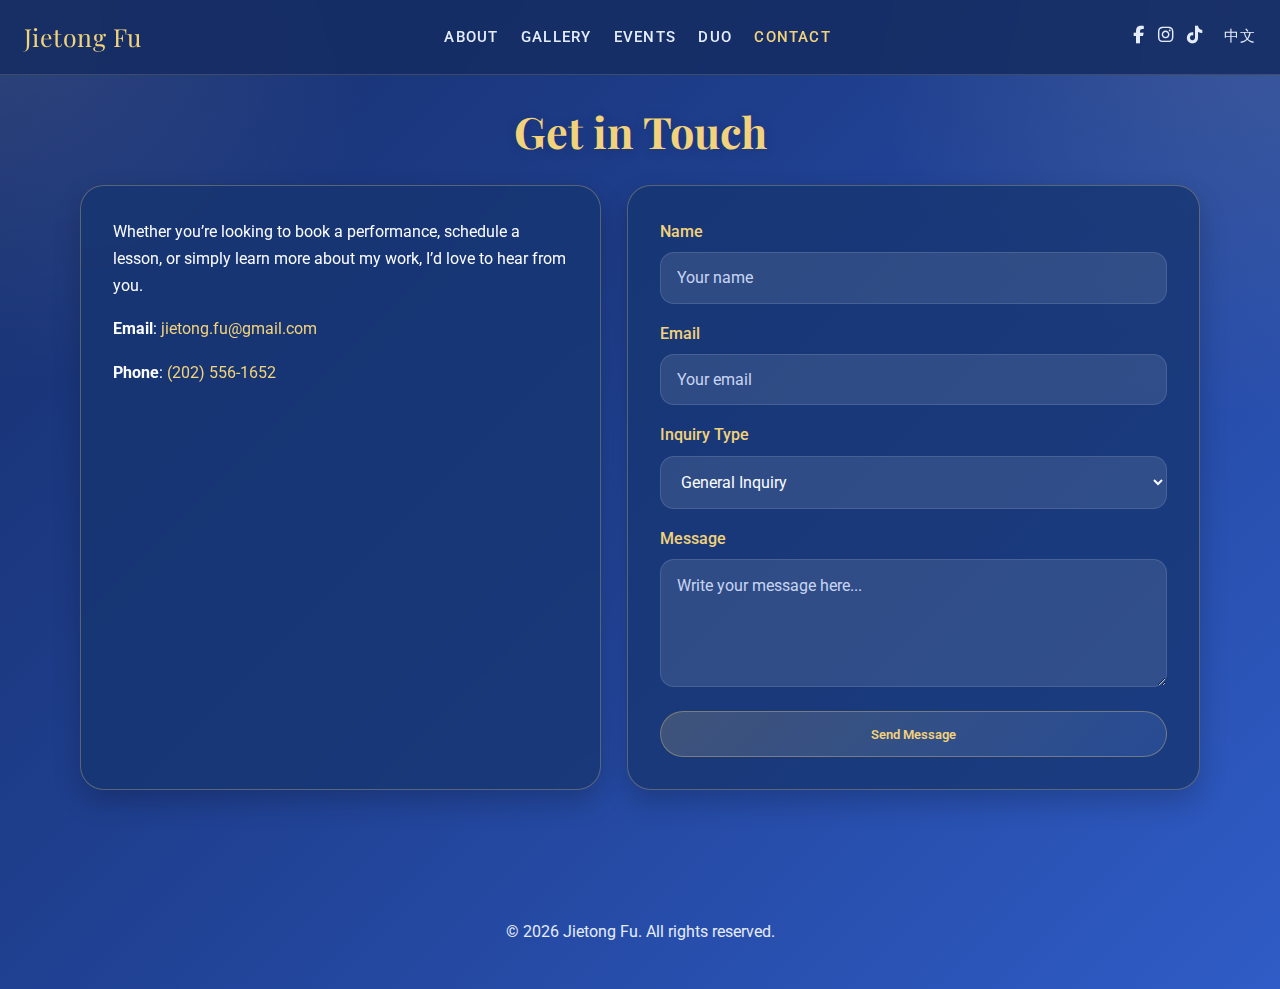
<file: website/contact.html>
<!DOCTYPE html>
<html lang="en">
  <head>
    <meta charset="UTF-8" />
    <meta name="viewport" content="width=device-width, initial-scale=1.0" />
    <meta http-equiv="X-UA-Compatible" content="IE=edge" />
    <title>Contact – Jietong Fu</title>
    <link rel="preconnect" href="https://fonts.gstatic.com" />
    <link href="https://fonts.googleapis.com/css2?family=Playfair+Display:wght@400;700&family=Roboto:wght@300;400;500;700&display=swap" rel="stylesheet" />
    <link rel="stylesheet" href="css/styles.css" />
    <link rel="stylesheet" href="https://cdnjs.cloudflare.com/ajax/libs/font-awesome/6.5.2/css/all.min.css" />
  </head>
  <body data-lang="en" data-page="contact">
    <nav class="navbar">
      <div class="logo">Jietong Fu</div>
      <ul>
        <li><a href="index.html">About</a></li>
        <li><a href="gallery.html">Gallery</a></li>
        <li><a href="events.html">Events</a></li>
        <li><a href="duo.html">Duo</a></li>
        <li><a href="contact.html" class="active-link">Contact</a></li>
      </ul>
      <div class="social-links"></div>
      <div class="lang-toggle"><a href="contact-cn.html">中文</a></div>
      <div class="hamburger"><span></span><span></span><span></span></div>
    </nav>

    <section class="page-intro">
      <div class="container">
        <h2 class="section-title" id="contact-title"></h2>
        <div class="contact-layout">
          <div class="contact-info">
            <p id="contact-intro"></p>
            <p><strong id="contact-email-label"></strong>: <a id="contact-email-link" href="#"></a></p>
            <p><strong id="contact-phone-label"></strong>: <a id="contact-phone-link" href="#"></a></p>
          </div>
          <form id="contact-form" name="contact" method="POST" action="/.netlify/functions/send-email" class="contact-form">
            <input type="hidden" id="form-lang" name="lang" value="en" />
            <p style="display:none;">
              <label><span id="honeypot-label"></span><input name="bot-field" /></label>
            </p>
            <label for="name" id="form-name-label"></label>
            <input type="text" id="name" name="name" required />
            <label for="email" id="form-email-label"></label>
            <input type="email" id="email" name="email" required />
            <label for="service" id="form-service-label"></label>
            <select id="service" name="service"></select>
            <label for="message" id="form-message-label"></label>
            <textarea id="message" name="message" rows="5" required></textarea>
            <button type="submit" id="form-submit-label"></button>
          </form>
        </div>
      </div>
    </section>

    <footer>&copy; <span id="footer-year"></span> <span id="footer-name"></span>. All rights reserved.</footer>
    <script src="js/scripts.js"></script>
  </body>
</html>
</file>
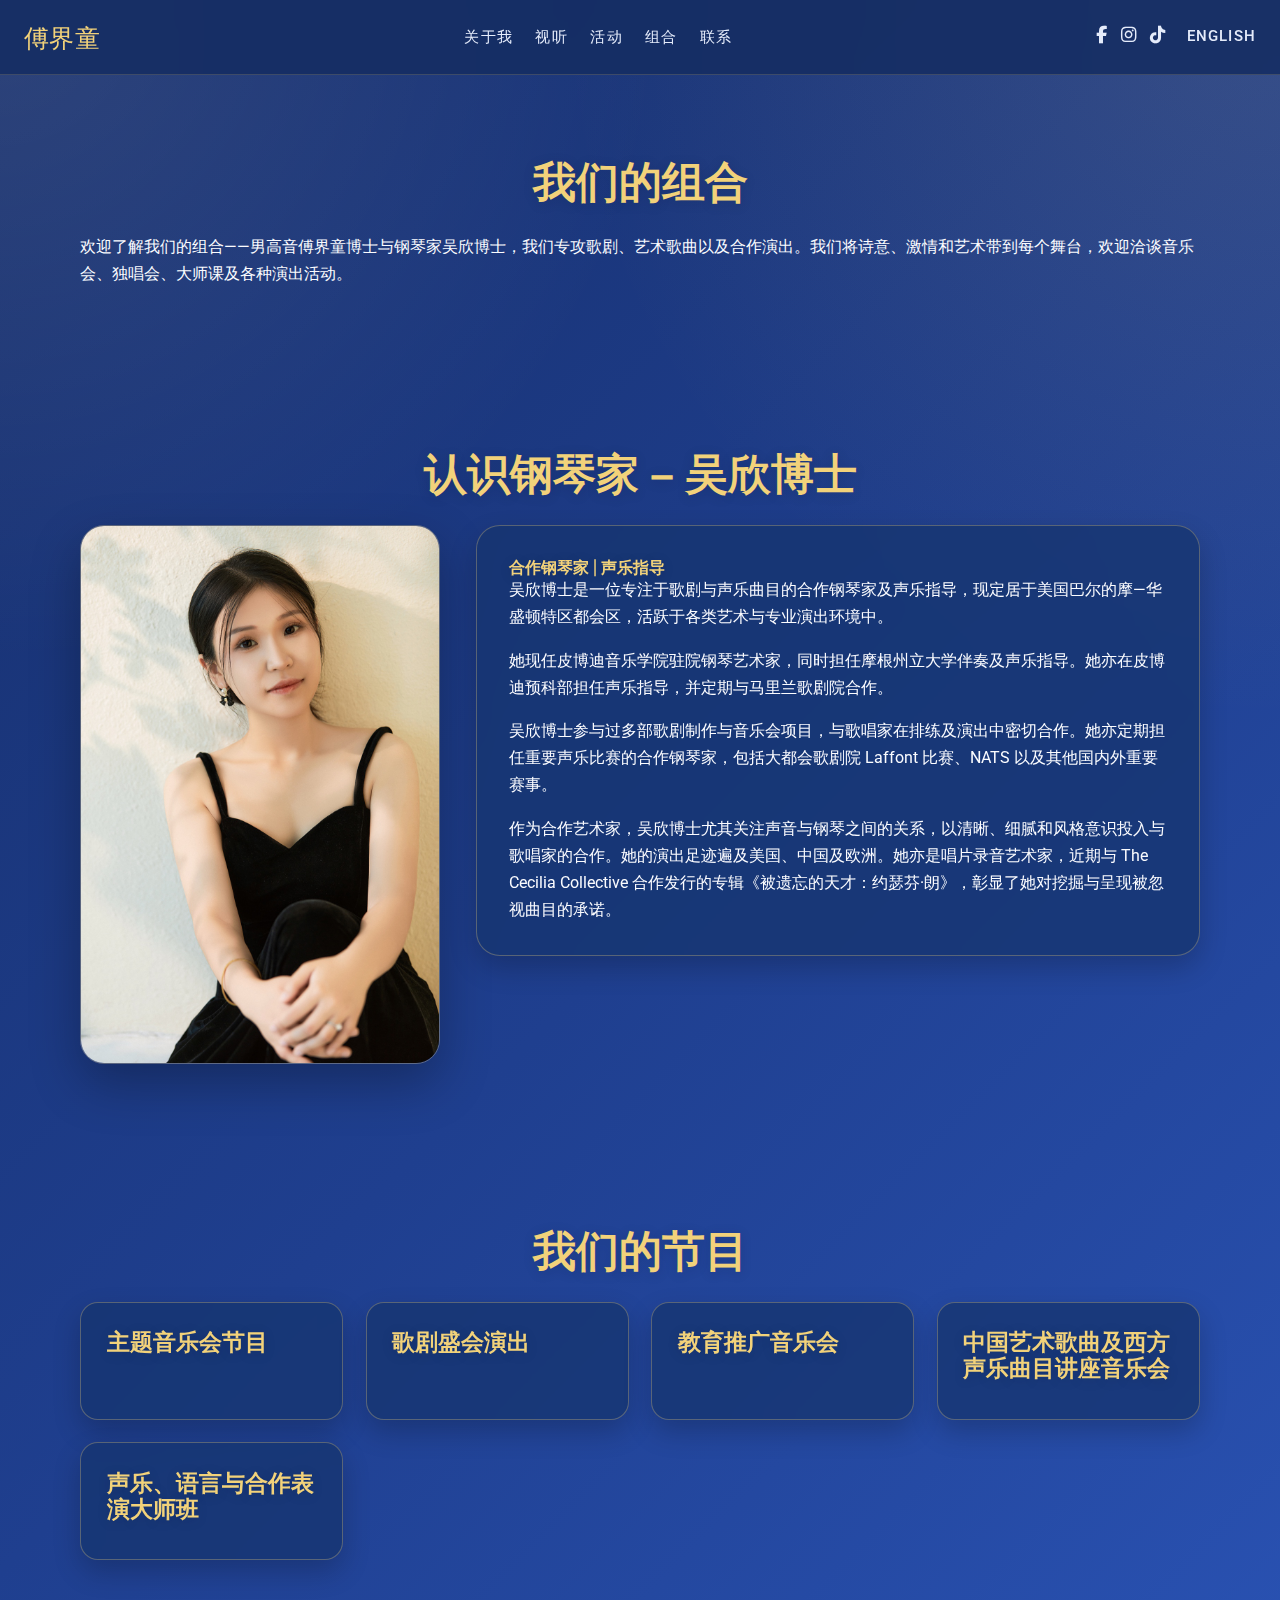
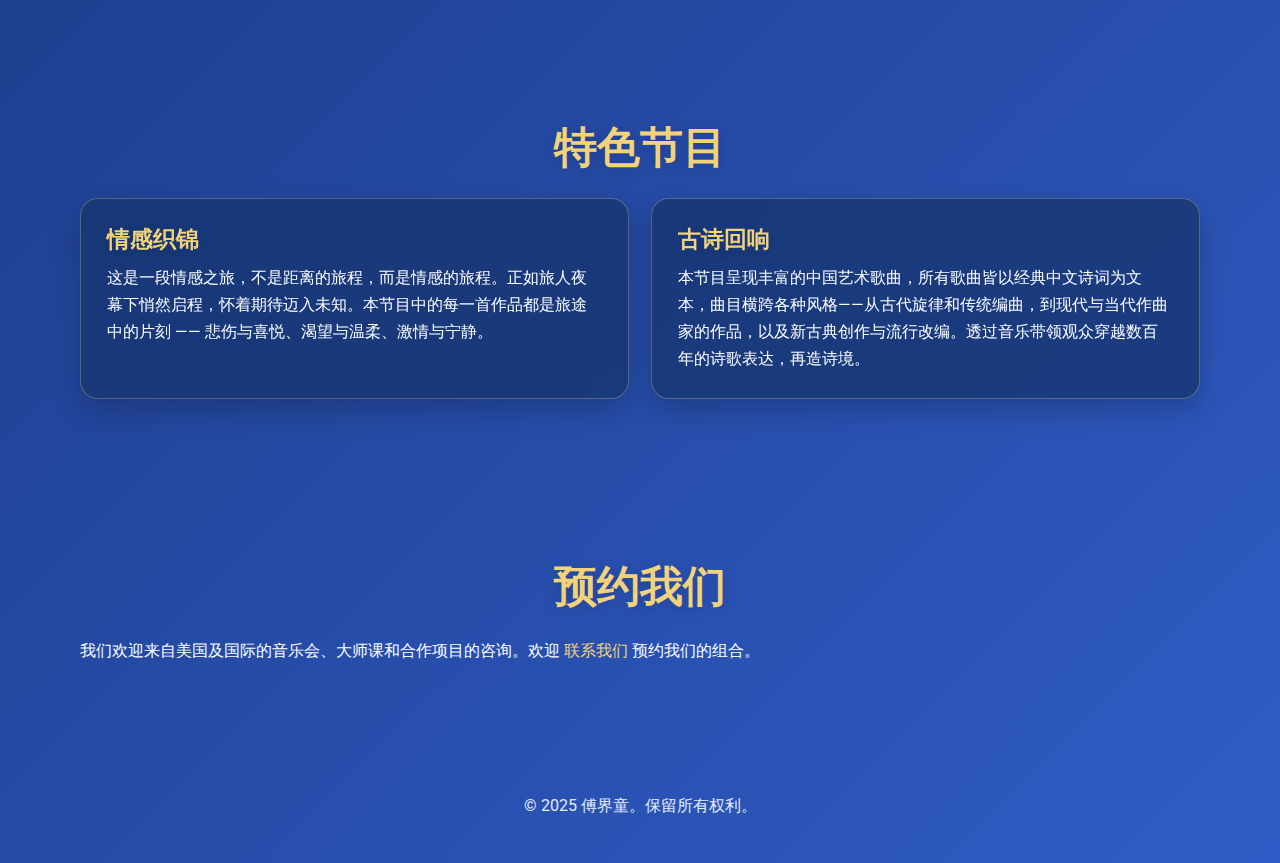
<file: website/duo-cn.html>
<!DOCTYPE html>
<html lang="zh">
  <head>
    <meta charset="UTF-8" />
    <meta name="viewport" content="width=device-width, initial-scale=1.0" />
    <meta http-equiv="X-UA-Compatible" content="IE=edge" />
    <title>组合 – 傅界童与吴欣</title>
    <link rel="preconnect" href="https://fonts.gstatic.com" />
    <link
      href="https://fonts.googleapis.com/css2?family=Playfair+Display:wght@400;700&family=Roboto:wght@300;400;500;700&display=swap"
      rel="stylesheet"
    />
    <link rel="stylesheet" href="css/styles.css" />
    <!-- Font Awesome for social icons -->
    <link rel="stylesheet" href="https://cdnjs.cloudflare.com/ajax/libs/font-awesome/6.5.2/css/all.min.css" />
  </head>
  <body>
    <!-- Navigation -->
    <nav class="navbar">
      <div class="logo">傅界童</div>
      <ul>
        <li><a href="index-cn.html">关于我</a></li>
        <li><a href="gallery-cn.html">视听</a></li>
        <li><a href="events-cn.html">活动</a></li>
        <li><a href="duo-cn.html">组合</a></li>
        <li><a href="contact-cn.html">联系</a></li>
      </ul>
      <!-- Social media links for the Chinese site -->
      <div class="social-links">
        <a href="https://v.douyin.com/aINkPJe1KZA" target="_blank" title="抖音" aria-label="Douyin"><i class="fa-brands fa-tiktok"></i></a>
        <a href="https://www.xiaohongshu.com/user/profile/6497d550000000001003426b?xsec_token=YBJM7eJvesroUox0bfLb0Wg-YcKr0iqOwcj3i5PrCfhl8%3D&xsec_source=app_share&xhsshare=CopyLink&appuid=6497d550000000001003426b&apptime=1754768024&share_id=e971759b7b474e8dbb39e472d2da5ec9&share_channel=copy_link" target="_blank" title="小红书" aria-label="Xiaohongshu"><img src="assets/images/xiaohongshu.png" alt="小红书 logo" /></a>
      </div>
      <!-- Language toggle back to English -->
      <div class="lang-toggle">
        <a href="duo.html">English</a>
      </div>
      <div class="hamburger">
        <span></span>
        <span></span>
        <span></span>
      </div>
    </nav>

    <!-- Duo Introduction -->
    <section id="duo-intro">
      <div class="container">
        <h2 class="section-title">我们的组合</h2>
        <p>
          欢迎了解我们的组合——男高音傅界童博士与钢琴家吴欣博士，我们专攻歌剧、艺术歌曲以及合作演出。我们将诗意、激情和艺术带到每个舞台，欢迎洽谈音乐会、独唱会、大师课及各种演出活动。
        </p>
      </div>
    </section>

    <!-- Meet Pianist -->
    <section id="meet-pianist">
      <div class="container">
        <h2 class="section-title">认识钢琴家 – 吴欣博士</h2>
        <div class="about">
          <img
            src="assets/images/xin_wu.jpeg"
            alt="吴欣博士肖像"
          />
          <div class="text">
            <h4>合作钢琴家 | 声乐指导</h4>
            <p>
              吴欣博士是一位专注于歌剧与声乐曲目的合作钢琴家及声乐指导，现定居于美国巴尔的摩—华盛顿特区都会区，活跃于各类艺术与专业演出环境中。
            </p>
            <p>
              她现任皮博迪音乐学院驻院钢琴艺术家，同时担任摩根州立大学伴奏及声乐指导。她亦在皮博迪预科部担任声乐指导，并定期与马里兰歌剧院合作。
            </p>
            <p>
              吴欣博士参与过多部歌剧制作与音乐会项目，与歌唱家在排练及演出中密切合作。她亦定期担任重要声乐比赛的合作钢琴家，包括大都会歌剧院 Laffont 比赛、NATS 以及其他国内外重要赛事。
            </p>
            <p>
              作为合作艺术家，吴欣博士尤其关注声音与钢琴之间的关系，以清晰、细腻和风格意识投入与歌唱家的合作。她的演出足迹遍及美国、中国及欧洲。她亦是唱片录音艺术家，近期与 The Cecilia Collective 合作发行的专辑《被遗忘的天才：约瑟芬·朗》，彰显了她对挖掘与呈现被忽视曲目的承诺。
            </p>
          </div>
        </div>
      </div>
    </section>

    <!-- Our Programs -->
    <section id="duo-programs">
      <div class="container">
        <h2 class="section-title">我们的节目</h2>
        <div class="shows-list">
          <div class="show-card">
            <h3>主题音乐会节目</h3>
          </div>
          <div class="show-card">
            <h3>歌剧盛会演出</h3>
          </div>
          <div class="show-card">
            <h3>教育推广音乐会</h3>
          </div>
          <div class="show-card">
            <h3>中国艺术歌曲及西方声乐曲目讲座音乐会</h3>
          </div>
          <div class="show-card">
            <h3>声乐、语言与合作表演大师班</h3>
          </div>
        </div>
      </div>
    </section>

    <!-- Featured Programs -->
    <section id="featured-programs">
      <div class="container">
        <h2 class="section-title">特色节目</h2>
        <div class="shows-list">
          <div class="show-card">
            <h3>情感织锦</h3>
            <p>
              这是一段情感之旅，不是距离的旅程，而是情感的旅程。正如旅人夜幕下悄然启程，怀着期待迈入未知。本节目中的每一首作品都是旅途中的片刻 —— 悲伤与喜悦、渴望与温柔、激情与宁静。
            </p>
          </div>
          <div class="show-card">
            <h3>古诗回响</h3>
            <p>
              本节目呈现丰富的中国艺术歌曲，所有歌曲皆以经典中文诗词为文本，曲目横跨各种风格——从古代旋律和传统编曲，到现代与当代作曲家的作品，以及新古典创作与流行改编。透过音乐带领观众穿越数百年的诗歌表达，再造诗境。
            </p>
          </div>
        </div>
      </div>
    </section>

    <!-- Booking Section -->
    <section id="duo-booking">
      <div class="container">
        <h2 class="section-title">预约我们</h2>
        <p>
          我们欢迎来自美国及国际的音乐会、大师课和合作项目的咨询。欢迎 <a href="contact-cn.html">联系我们</a> 预约我们的组合。
        </p>
      </div>
    </section>

    <!-- Footer -->
    <footer>
      &copy; 2025 傅界童。保留所有权利。
    </footer>

    <script src="js/scripts.js"></script>
  </body>
</html>
</file>
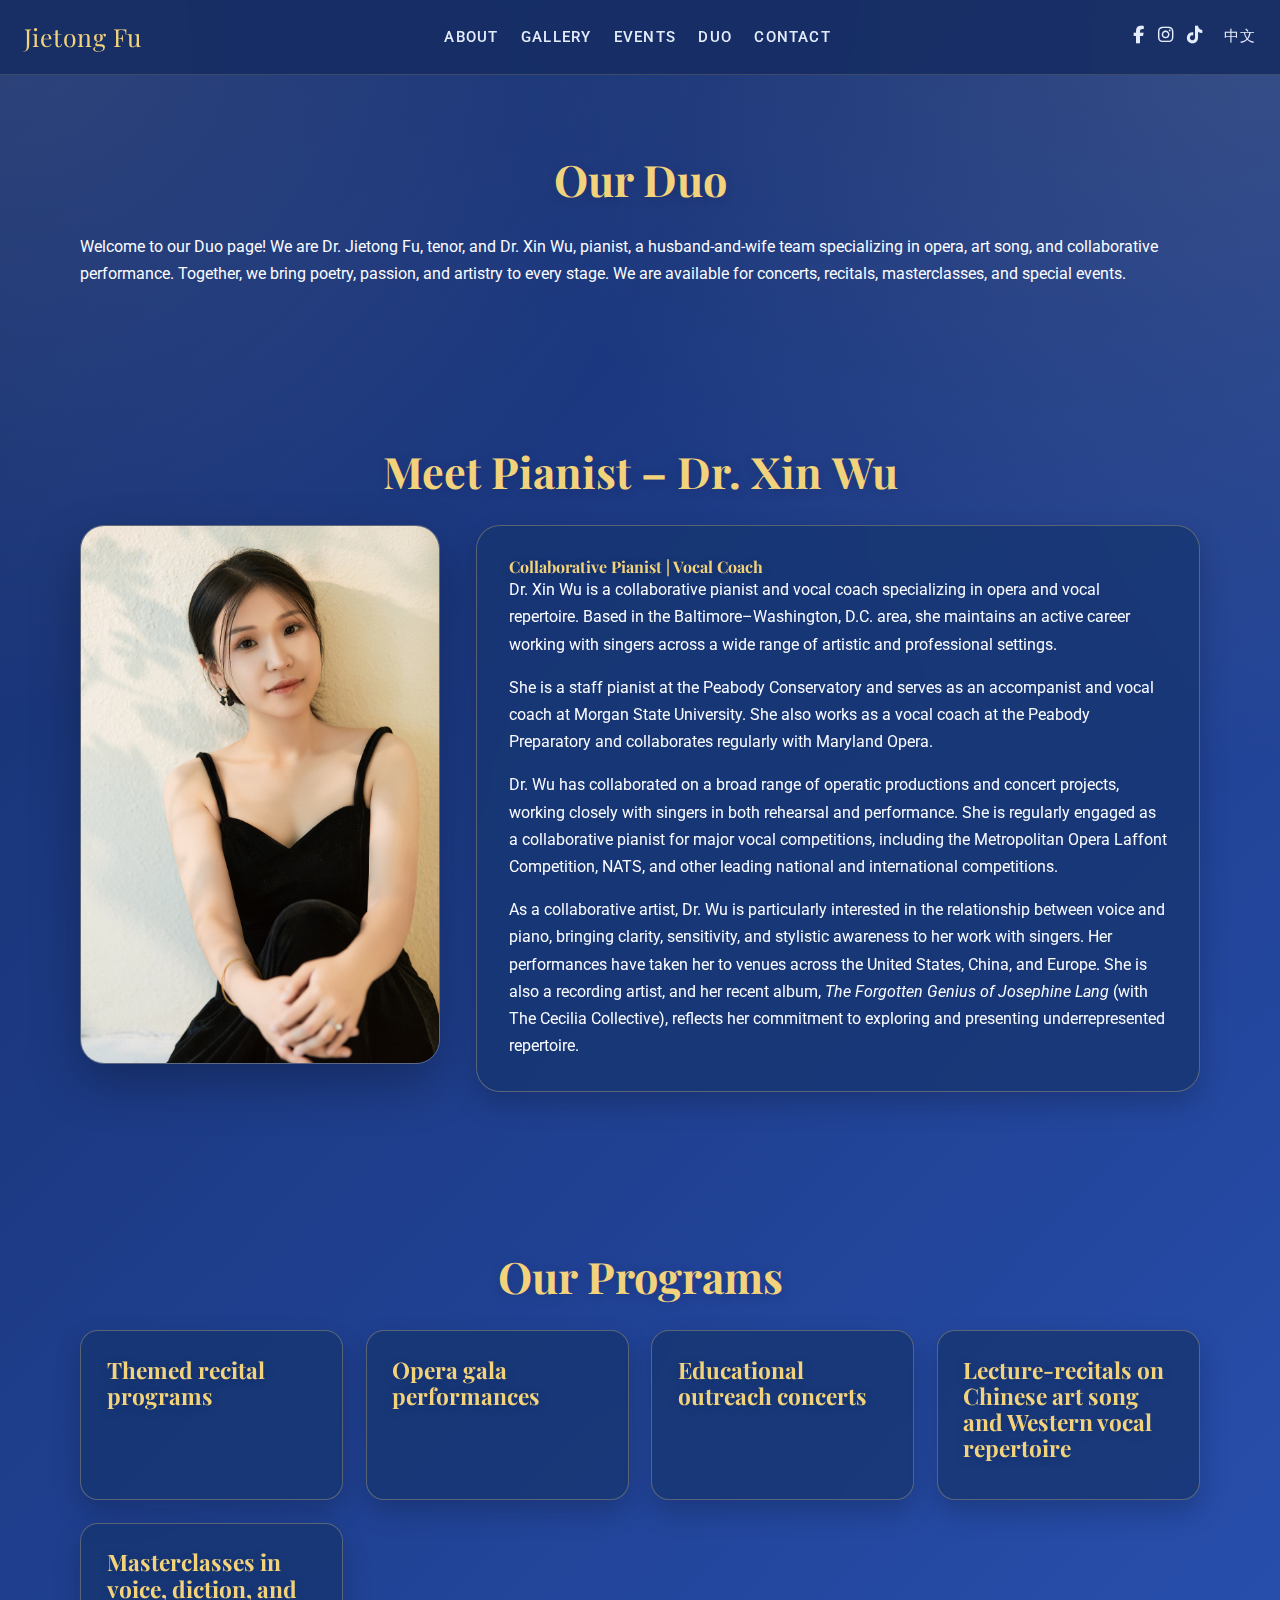
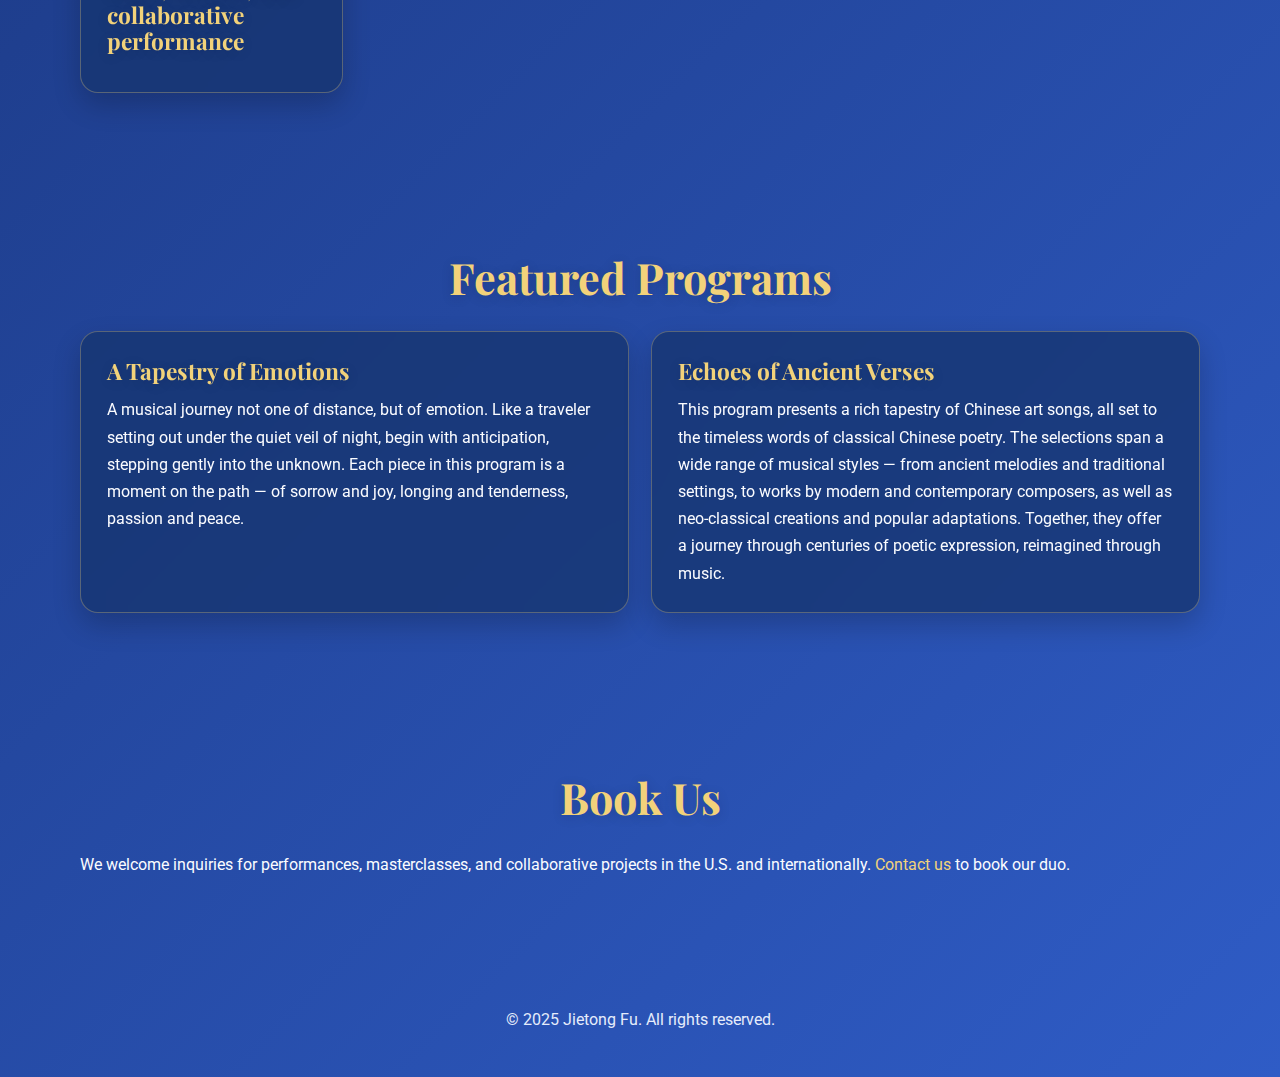
<file: website/duo.html>
<!DOCTYPE html>
<html lang="en">
  <head>
    <meta charset="UTF-8" />
    <meta name="viewport" content="width=device-width, initial-scale=1.0" />
    <meta http-equiv="X-UA-Compatible" content="IE=edge" />
    <title>Duo – Jietong Fu &amp; Xin Wu</title>
    <link rel="preconnect" href="https://fonts.gstatic.com" />
    <link
      href="https://fonts.googleapis.com/css2?family=Playfair+Display:wght@400;700&family=Roboto:wght@300;400;500;700&display=swap"
      rel="stylesheet"
    />
    <link rel="stylesheet" href="css/styles.css" />
    <!-- Font Awesome for social icons -->
    <link rel="stylesheet" href="https://cdnjs.cloudflare.com/ajax/libs/font-awesome/6.5.2/css/all.min.css" />
  </head>
  <body>
    <!-- Navigation -->
    <nav class="navbar">
      <div class="logo">Jietong Fu</div>
      <ul>
        <li><a href="index.html">About</a></li>
        <li><a href="gallery.html">Gallery</a></li>
        <li><a href="events.html">Events</a></li>
        <li><a href="duo.html">Duo</a></li>
        <li><a href="contact.html">Contact</a></li>
      </ul>
      <!-- Social media links for the English site -->
      <div class="social-links">
        <a href="https://www.facebook.com/profile.php?id=61579078418181" target="_blank" title="Facebook" aria-label="Facebook"><i class="fa-brands fa-facebook-f"></i></a>
        <a href="https://www.instagram.com/jietongfutenor/" target="_blank" title="Instagram" aria-label="Instagram"><i class="fa-brands fa-instagram"></i></a>
        <a href="https://www.tiktok.com/@jietongfu?_t=ZP-8yk0rfDh2Ux&_r=1" target="_blank" title="TikTok" aria-label="TikTok"><i class="fa-brands fa-tiktok"></i></a>
      </div>
      <!-- Language toggle between English and Chinese -->
      <div class="lang-toggle">
        <a href="duo-cn.html">中文</a>
      </div>
      <div class="hamburger">
        <span></span>
        <span></span>
        <span></span>
      </div>
    </nav>

    <!-- Duo Introduction -->
    <section id="duo-intro">
      <div class="container">
        <h2 class="section-title">Our Duo</h2>
        <p>
          Welcome to our Duo page! We are Dr.&nbsp;Jietong Fu, tenor,
          and Dr.&nbsp;Xin&nbsp;Wu, pianist, a husband-and-wife team specializing in
          opera, art song, and collaborative performance. Together, we
          bring poetry, passion, and artistry to every stage. We are
          available for concerts, recitals, masterclasses, and special
          events.
        </p>
      </div>
    </section>

    <!-- Meet Pianist -->
    <section id="meet-pianist">
      <div class="container">
        <h2 class="section-title">Meet Pianist &ndash; Dr.&nbsp;Xin&nbsp;Wu</h2>
        <div class="about">
          <img
            src="assets/images/xin_wu.jpeg"
            alt="Dr. Xin Wu portrait"
          />
          <div class="text">
            <h4>Collaborative Pianist | Vocal Coach</h4>
            <p>
              Dr.&nbsp;Xin&nbsp;Wu is a collaborative pianist and vocal coach
              specializing in opera and vocal repertoire. Based in the
              Baltimore&ndash;Washington, D.C. area, she maintains an active
              career working with singers across a wide range of artistic
              and professional settings.
            </p>
            <p>
              She is a staff pianist at the Peabody Conservatory and
              serves as an accompanist and vocal coach at Morgan State
              University. She also works as a vocal coach at the Peabody
              Preparatory and collaborates regularly with Maryland Opera.
            </p>
            <p>
              Dr.&nbsp;Wu has collaborated on a broad range of operatic
              productions and concert projects, working closely with
              singers in both rehearsal and performance. She is regularly
              engaged as a collaborative pianist for major vocal
              competitions, including the Metropolitan Opera Laffont
              Competition, NATS, and other leading national and
              international competitions.
            </p>
            <p>
              As a collaborative artist, Dr.&nbsp;Wu is particularly
              interested in the relationship between voice and piano,
              bringing clarity, sensitivity, and stylistic awareness to
              her work with singers. Her performances have taken her to
              venues across the United States, China, and Europe. She is
              also a recording artist, and her recent album,
              <em>The Forgotten Genius of Josephine Lang</em>
              (with The Cecilia Collective), reflects her commitment to
              exploring and presenting underrepresented repertoire.
            </p>
          </div>
        </div>
      </div>
    </section>

    <!-- Our Programs -->
    <section id="duo-programs">
      <div class="container">
        <h2 class="section-title">Our Programs</h2>
        <div class="shows-list">
          <div class="show-card">
            <h3>Themed recital programs</h3>
          </div>
          <div class="show-card">
            <h3>Opera gala performances</h3>
          </div>
          <div class="show-card">
            <h3>Educational outreach concerts</h3>
          </div>
          <div class="show-card">
            <h3>Lecture-recitals on Chinese art song and Western vocal repertoire</h3>
          </div>
          <div class="show-card">
            <h3>Masterclasses in voice, diction, and collaborative performance</h3>
          </div>
        </div>
      </div>
    </section>

    <!-- Featured Programs -->
    <section id="featured-programs">
      <div class="container">
        <h2 class="section-title">Featured Programs</h2>
        <div class="shows-list">
          <div class="show-card">
            <h3>A Tapestry of Emotions</h3>
            <p>
              A musical journey not one of distance, but of emotion. Like a
              traveler setting out under the quiet veil of night, begin
              with anticipation, stepping gently into the unknown. Each
              piece in this program is a moment on the path &mdash; of
              sorrow and joy, longing and tenderness, passion and peace.
            </p>
          </div>
          <div class="show-card">
            <h3>Echoes of Ancient Verses</h3>
            <p>
              This program presents a rich tapestry of Chinese art songs,
              all set to the timeless words of classical Chinese poetry.
              The selections span a wide range of musical styles &mdash;
              from ancient melodies and traditional settings, to works by
              modern and contemporary composers, as well as
              neo-classical creations and popular adaptations. Together,
              they offer a journey through centuries of poetic
              expression, reimagined through music.
            </p>
          </div>
        </div>
      </div>
    </section>

    <!-- Booking Section -->
    <section id="duo-booking">
      <div class="container">
        <h2 class="section-title">Book Us</h2>
        <p>
          We welcome inquiries for performances, masterclasses, and
          collaborative projects in the U.S. and internationally.
          <a href="contact.html">Contact us</a> to book our duo.
        </p>
      </div>
    </section>

    <!-- Footer -->
    <footer>
      &copy; 2025 Jietong Fu. All rights reserved.
    </footer>

    <script src="js/scripts.js"></script>
  </body>
</html>
</file>
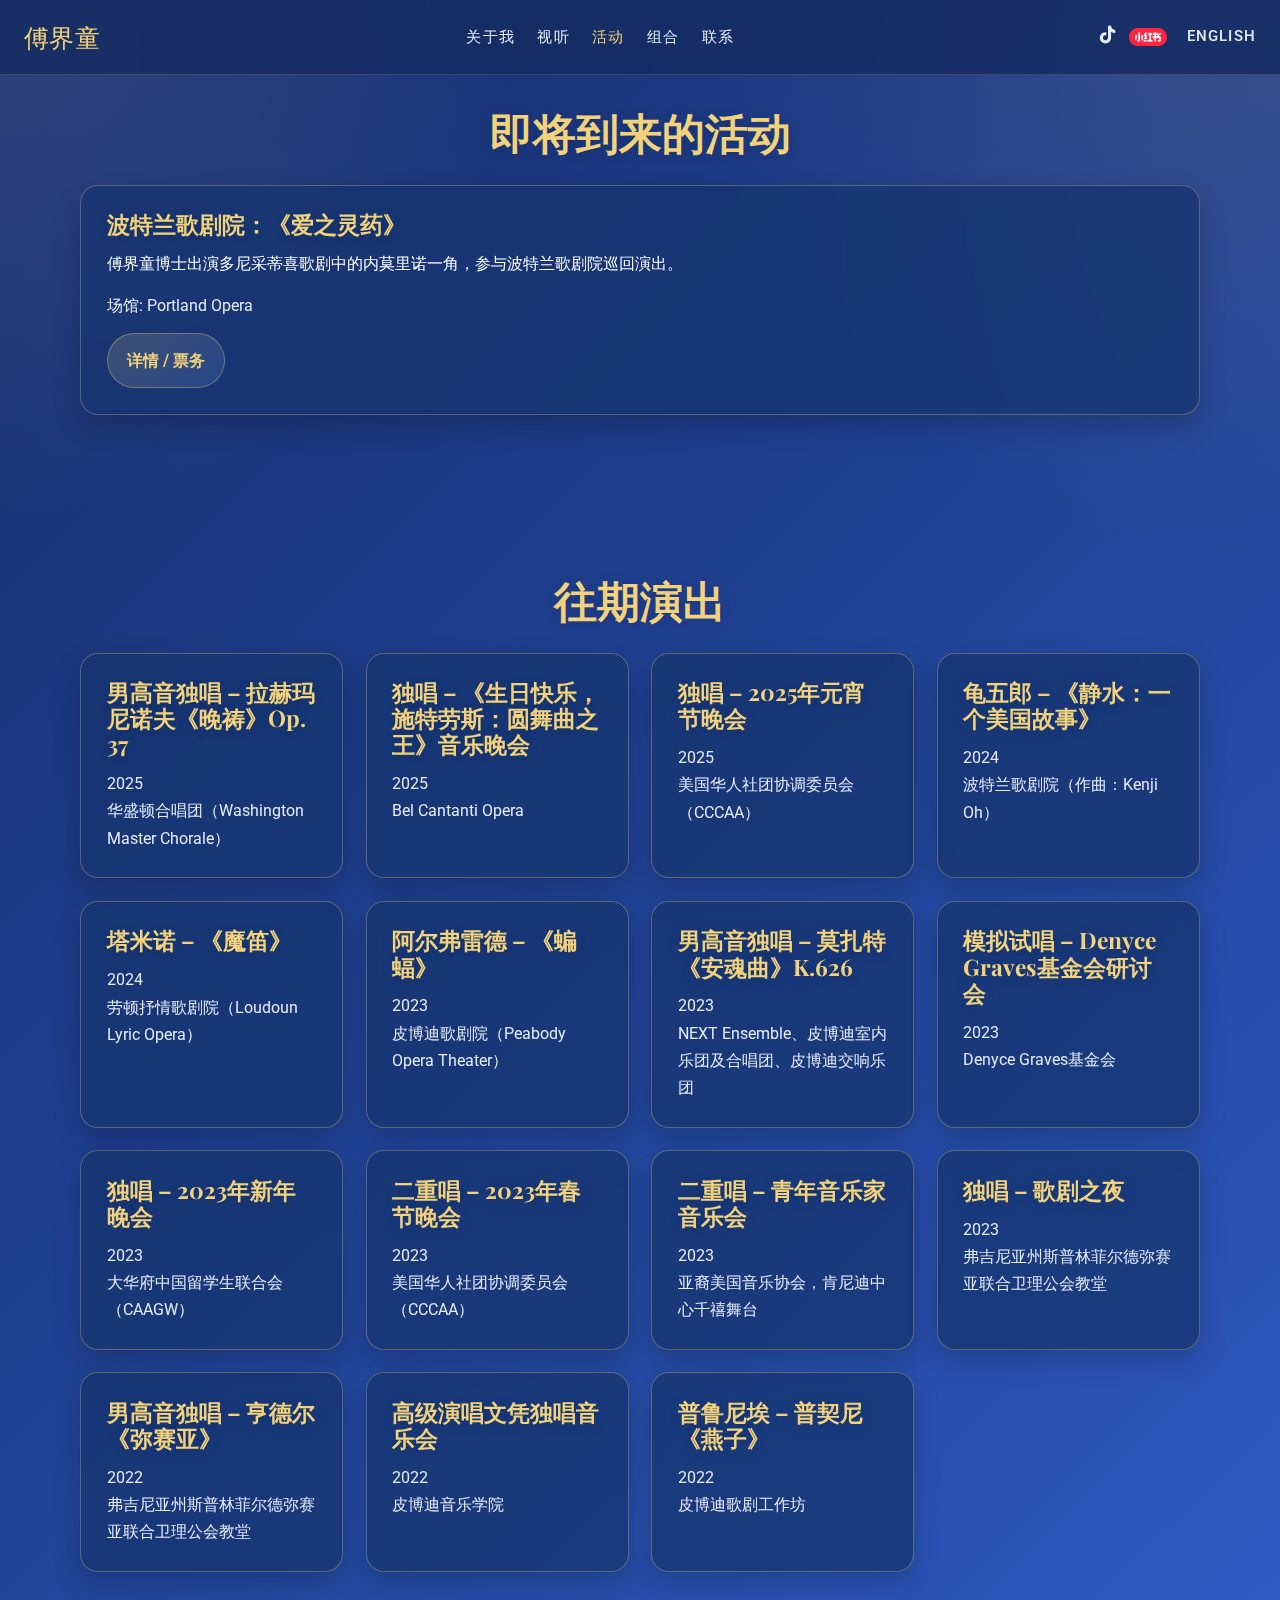
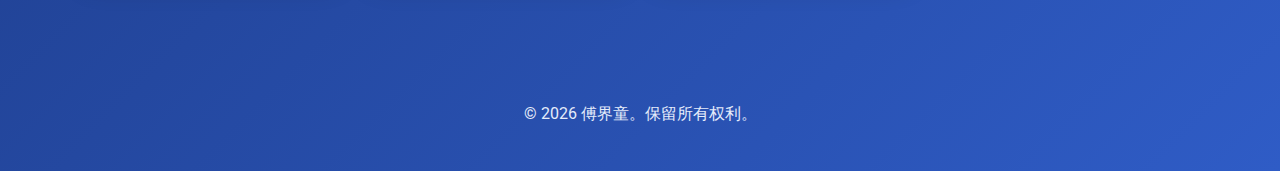
<file: website/events-cn.html>
<!DOCTYPE html>
<html lang="zh">
  <head>
    <meta charset="UTF-8" />
    <meta name="viewport" content="width=device-width, initial-scale=1.0" />
    <meta http-equiv="X-UA-Compatible" content="IE=edge" />
    <title>活动 – 傅界童</title>
    <link rel="preconnect" href="https://fonts.gstatic.com" />
    <link href="https://fonts.googleapis.com/css2?family=Playfair+Display:wght@400;700&family=Roboto:wght@300;400;500;700&display=swap" rel="stylesheet" />
    <link rel="stylesheet" href="css/styles.css" />
    <link rel="stylesheet" href="https://cdnjs.cloudflare.com/ajax/libs/font-awesome/6.5.2/css/all.min.css" />
  </head>
  <body data-lang="cn" data-page="events">
    <nav class="navbar">
      <div class="logo">傅界童</div>
      <ul>
        <li><a href="index-cn.html">关于我</a></li>
        <li><a href="gallery-cn.html">视听</a></li>
        <li><a href="events-cn.html" class="active-link">活动</a></li>
        <li><a href="duo-cn.html">组合</a></li>
        <li><a href="contact-cn.html">联系</a></li>
      </ul>
      <div class="social-links"></div>
      <div class="lang-toggle"><a href="events.html">English</a></div>
      <div class="hamburger"><span></span><span></span><span></span></div>
    </nav>

    <section class="page-intro">
      <div class="container">
        <h2 class="section-title" id="upcoming-title"></h2>
        <div class="shows-list" id="upcoming-list"></div>
      </div>
    </section>

    <section>
      <div class="container">
        <h2 class="section-title" id="past-title"></h2>
        <div class="shows-list" id="past-list"></div>
      </div>
    </section>

    <footer>&copy; <span id="footer-year"></span> <span id="footer-name"></span>。保留所有权利。</footer>
    <script src="js/scripts.js"></script>
  </body>
</html>
</file>
<file: css/styles.css>
/*
 * Stylesheet for Dr. Jietong Fu's personal website
 *
 * This file defines the core colour palette, typography and layout
 * rules used throughout the site. The goal of the design is to
 * evoke the timeless sophistication of classical music while
 * ensuring excellent readability and responsiveness on both desktop
 * and mobile devices. The palette draws on dark blues and blacks to
 * create a stage‑like backdrop, with gold accents that provide a
 * luxurious contrast. Headings use a classic serif typeface and
 * body text uses a modern sans‑serif for clarity.
 */

/* Colour palette */
:root {
  /* Lightened palette for a brighter feel while maintaining
     sophistication. The background is now a deep midnight blue rather
     than near‑black, and the primary blue and gold have been made more
     luminous. */
  /*
     The palette has been further brightened to enhance legibility and impart
     a refined metallic sheen. Backgrounds now lean towards a deep marine
     blue, the primary blue carries more vibrancy, and the gold accent
     glows with a warmer tone. Secondary text is also lighter for better
     contrast. */
  /*
     Further brighten the palette so that the site reads as opulent yet
     inviting. The base background is now a richer sapphire, the primary
     blue is more vivid and the golden accent glows softly. Secondary
     text sits on a pale base for improved legibility.
  */
  --colour-bg: #1a376f;        /* rich sapphire blue background */
  --colour-primary: #3e7ef0;   /* vibrant sky blue */
  --colour-accent: #f3dda2;    /* warm metallic gold */
  --colour-light: #f7f7f7;     /* very light shade for text */
  --colour-muted: #f0f4fb;     /* pale muted colour for secondary text */
  --font-heading: 'Playfair Display', Georgia, serif;
  --font-body: 'Roboto', Arial, sans-serif;
}

/* Global reset */
* {
  margin: 0;
  padding: 0;
  box-sizing: border-box;
}

html, body {
  background-color: var(--colour-bg);
  color: var(--colour-light);
  font-family: var(--font-body);
  scroll-behavior: smooth;
}

/* Typography */
h1, h2, h3 {
  font-family: var(--font-heading);
  color: var(--colour-accent);
  margin-bottom: 0.5em;
}

p, li {
  color: var(--colour-light);
  font-size: 1rem;
  line-height: 1.6;
}

a {
  color: var(--colour-accent);
  text-decoration: none;
  transition: color 0.3s ease;
}
a:hover {
  color: var(--colour-primary);
}

/* Navigation bar */
.navbar {
  position: fixed;
  top: 0;
  left: 0;
  width: 100%;
  /* Brighter navigation bar to complement the refreshed palette */
  background-color: rgba(30, 55, 100, 0.95);
  display: flex;
  justify-content: space-between;
  align-items: center;
  padding: 0.8rem 2rem;
  z-index: 1000;
  backdrop-filter: blur(5px);
  box-shadow: 0 2px 4px rgba(0,0,0,0.4);
}
.navbar .logo {
  font-family: var(--font-heading);
  font-size: 1.5rem;
  color: var(--colour-accent);
}
.navbar ul {
  list-style: none;
  display: flex;
  gap: 1.5rem;
}
.navbar li {
  display: inline-block;
}
.navbar a {
  font-family: var(--font-body);
  font-size: 1rem;
  font-weight: 500;
  color: var(--colour-muted);
  text-transform: uppercase;
  letter-spacing: 1px;
}
.navbar a:hover {
  color: var(--colour-accent);
}

/* Hamburger for mobile */
.navbar .hamburger {
  display: none;
  flex-direction: column;
  cursor: pointer;
}
.navbar .hamburger span {
  height: 2px;
  width: 25px;
  background: var(--colour-accent);
  margin-bottom: 4px;
  border-radius: 5px;
  transition: transform 0.3s ease;
}

/* Mobile navigation styling */
@media (max-width: 768px) {
  .navbar ul {
    position: absolute;
    top: 60px;
    left: 0;
    width: 100%;
    background-color: rgba(30, 55, 100, 0.95);
    flex-direction: column;
    gap: 0;
    display: none;
  }
  .navbar ul.show {
    display: flex;
  }
  .navbar li {
    padding: 1rem 2rem;
    border-bottom: 1px solid rgba(255,255,255,0.1);
  }
  .navbar .hamburger {
    display: flex;
  }
}

/* Hero section */
.hero {
  height: 80vh;
  width: 100%;
  background-size: cover;
  background-position: center;
  position: relative;
  display: flex;
  align-items: center;
  justify-content: center;
  text-align: center;
  color: var(--colour-light);
  overflow: hidden;
}
.hero::after {
  content: '';
  position: absolute;
  top: 0;
  left: 0;
  width: 100%;
  height: 100%;
  /* Subtle blue-black gradient overlay for a metallic sheen */
  /* A lighter gradient overlay for a metallic sheen that doesn't obscure
     the underlying image. Colours mirror the refreshed palette. */
  background: linear-gradient(
    to bottom right,
    rgba(30, 55, 100, 0.4),
    rgba(0, 0, 0, 0.55)
  );
  z-index: 0;
}
.hero .hero-content {
  position: relative;
  z-index: 1;
}
.hero h1 {
  font-size: 3rem;
  margin-bottom: 0.5rem;
  color: var(--colour-accent);
}
.hero p {
  font-size: 1.2rem;
  color: var(--colour-muted);
}

/* Sections */
section {
  padding: 4rem 2rem;
}
.container {
  max-width: 1100px;
  margin: 0 auto;
}
.section-title {
  margin-bottom: 2rem;
  font-size: 2rem;
  text-align: center;
}

/* About section */
.about {
  display: flex;
  gap: 2rem;
  flex-wrap: wrap;
  align-items: center;
}
.about img {
  width: 100%;
  max-width: 400px;
  border-radius: 8px;
  box-shadow: 0 4px 8px rgba(0,0,0,0.4);
}
.about .text {
  flex: 1;
}
.about .text p {
  margin-bottom: 1rem;
  color: var(--colour-muted);
}
.download-links a {
  display: inline-block;
  margin-right: 1rem;
  padding: 0.6rem 1rem;
  border: 1px solid var(--colour-accent);
  border-radius: 4px;
  transition: background 0.3s ease, color 0.3s ease, box-shadow 0.3s ease;
  font-size: 0.9rem;
  background: linear-gradient(to bottom right, rgba(226,197,112,0.2), rgba(255,255,255,0.05));
  box-shadow: inset 0 0 0 0 rgba(226,197,112,0.5);
}
.download-links a:hover {
  background: var(--colour-accent);
  color: var(--colour-bg);
  box-shadow: inset 0 0 10px rgba(255,255,255,0.4);
}

/* Gallery */
.gallery-grid {
  display: grid;
  grid-template-columns: repeat(auto-fit, minmax(250px, 1fr));
  gap: 1rem;
}
.gallery-grid img {
  width: 100%;
  height: 200px;
  object-fit: cover;
  border-radius: 4px;
  cursor: pointer;
  transition: transform 0.3s ease, box-shadow 0.3s ease;
}
.gallery-grid img:hover {
  transform: scale(1.03);
  box-shadow: 0 4px 10px rgba(0,0,0,0.5);
}

/* Lightbox overlay for gallery */
#lightbox {
  position: fixed;
  top: 0;
  left: 0;
  width: 100%;
  height: 100%;
  background: rgba(0,0,0,0.8);
  display: none;
  align-items: center;
  justify-content: center;
  z-index: 2000;
}
#lightbox img {
  max-width: 90%;
  max-height: 80%;
  border-radius: 8px;
}

/* Shows */
.shows-list {
  display: grid;
  grid-template-columns: repeat(auto-fit, minmax(280px, 1fr));
  gap: 1.5rem;
}
.show-card {
  /* Lighter metallic gradient on show cards with a subtle border for depth */
  background: linear-gradient(
    to bottom right,
    rgba(36, 68, 130, 0.8),
    rgba(28, 56, 109, 0.8)
  );
  border: 1px solid rgba(255, 255, 255, 0.1);
  border-radius: 8px;
  padding: 1.5rem;
  transition: transform 0.3s ease, box-shadow 0.3s ease;
}
.show-card:hover {
  transform: translateY(-5px);
  box-shadow: 0 8px 20px rgba(0,0,0,0.5);
}
.show-card h3 {
  color: var(--colour-accent);
  margin-bottom: 0.5rem;
}
.show-card p {
  color: var(--colour-muted);
  font-size: 0.9rem;
  margin-bottom: 0.8rem;
}
.show-card a {
  font-size: 0.9rem;
}

/* Contact form */
.contact-info {
  margin-bottom: 2rem;
  color: var(--colour-muted);
  line-height: 1.5;
}
.contact-form {
  max-width: 600px;
  margin: 0 auto;
  display: flex;
  flex-direction: column;
  gap: 1rem;
}
.contact-form label {
  font-size: 0.9rem;
  color: var(--colour-muted);
}
.contact-form input,
.contact-form select,
.contact-form textarea {
  padding: 0.8rem;
  border: none;
  border-radius: 4px;
  font-size: 0.9rem;
  /* Further lighten input backgrounds to complement the refreshed palette */
  background-color: #244887;
  color: var(--colour-light);
}
.contact-form input:focus,
.contact-form select:focus,
.contact-form textarea:focus {
  outline: 2px solid var(--colour-accent);
}
.contact-form button {
  padding: 0.8rem;
  border: none;
  border-radius: 4px;
  background-color: var(--colour-accent);
  color: var(--colour-bg);
  font-weight: bold;
  cursor: pointer;
  transition: background 0.3s ease;
}
.contact-form button:hover {
  background-color: var(--colour-primary);
  color: var(--colour-light);
}

/* Footer */
footer {
  /* Slightly lighter footer background */
  background-color: #1c2f5b;
  padding: 2rem;
  text-align: center;
  color: var(--colour-muted);
  font-size: 0.8rem;
}

/* Animations */
@keyframes fadeInUp {
  0% {
    opacity: 0;
    transform: translateY(40px);
  }
  100% {
    opacity: 1;
    transform: translateY(0);
  }
}

/* Apply fade‑in to sections and hero content */
section {
  opacity: 0;
  animation: fadeInUp 0.8s ease forwards;
  animation-delay: 0.2s;
}

.hero .hero-content {
  opacity: 0;
  animation: fadeInUp 1s ease forwards;
  animation-delay: 0.3s;
}
</file>
<file: website/css/styles.css>
:root {
  --colour-bg: #1f3f8f;
  --colour-bg-soft: #2f5cc6;
  --colour-surface: rgba(22, 52, 111, 0.78);
  --colour-surface-solid: #244a9a;
  --colour-border: rgba(242, 210, 122, 0.3);
  --colour-primary: #6f9fff;
  --colour-accent: #f2d27a;
  --colour-accent-deep: #d4af37;
  --colour-light: #fbfcff;
  --colour-muted: #e5ecfb;
  --colour-muted-soft: #c8d5f2;
  --shadow-lg: 0 20px 50px rgba(0, 0, 0, 0.28);
  --shadow-md: 0 12px 28px rgba(0, 0, 0, 0.2);
  --radius-lg: 24px;
  --radius-md: 18px;
  --font-heading: 'Playfair Display', Georgia, serif;
  --font-body: 'Roboto', Arial, sans-serif;
}

* {
  box-sizing: border-box;
  margin: 0;
  padding: 0;
}

html {
  scroll-behavior: smooth;
}

body {
  background:
    radial-gradient(circle at top left, rgba(255, 255, 255, 0.1), transparent 24%),
    radial-gradient(circle at top right, rgba(242, 210, 122, 0.12), transparent 26%),
    linear-gradient(135deg, #162e6a 0%, #1f3f8f 42%, #2f5cc6 100%);
  color: var(--colour-light);
  font-family: var(--font-body);
  line-height: 1.7;
}

a {
  color: var(--colour-accent);
  text-decoration: none;
  transition: 0.25s ease;
}

a:hover {
  color: #fff2cc;
}

img {
  max-width: 100%;
  display: block;
}

h1, h2, h3, h4 {
  color: var(--colour-accent);
  font-family: var(--font-heading);
  font-weight: 700;
  line-height: 1.15;
  text-shadow: 0 2px 12px rgba(10, 22, 55, 0.18);
}

p, li, label, input, textarea, select, button {
  font-family: var(--font-body);
}

.container {
  width: min(1120px, calc(100% - 2rem));
  margin: 0 auto;
}

.section-title {
  margin-bottom: 1.75rem;
  font-size: clamp(2rem, 4vw, 2.7rem);
  text-align: center;
}

section {
  padding: 5rem 0;
}

.navbar {
  position: sticky;
  top: 0;
  z-index: 1000;
  display: grid;
  grid-template-columns: auto 1fr auto auto;
  align-items: center;
  gap: 1.25rem;
  padding: 1rem 1.5rem;
  background: rgba(20, 44, 98, 0.88);
  backdrop-filter: blur(12px);
  border-bottom: 1px solid rgba(242, 210, 122, 0.18);
}

.logo {
  font-size: 1.55rem;
  color: var(--colour-accent);
  font-family: var(--font-heading);
  letter-spacing: 0.02em;
}

.navbar ul {
  list-style: none;
  display: flex;
  justify-content: center;
  gap: 1.4rem;
}

.navbar a {
  color: var(--colour-muted);
  text-transform: uppercase;
  letter-spacing: 0.08em;
  font-size: 0.94rem;
  font-weight: 500;
}

.navbar a:hover,
.navbar a.active-link {
  color: var(--colour-accent);
}

.social-links,
.lang-toggle {
  display: flex;
  align-items: center;
  gap: 0.8rem;
}

.social-links a,
.lang-toggle a {
  color: var(--colour-muted);
}

.social-links i {
  font-size: 1.1rem;
}

.social-links img {
  height: 1.1rem;
  width: auto;
}

.hamburger {
  display: none;
  flex-direction: column;
  gap: 4px;
  cursor: pointer;
}

.hamburger span {
  width: 26px;
  height: 2px;
  background: var(--colour-accent);
  border-radius: 999px;
}

.hero {
  min-height: 78vh;
  display: flex;
  align-items: center;
  justify-content: center;
  text-align: center;
  padding: 6rem 1rem 4rem;
  background-size: cover;
  background-position: center 18%;
  position: relative;
}

.hero::before {
  content: '';
  position: absolute;
  inset: 0;
  background: linear-gradient(180deg, rgba(18, 43, 96, 0.18), rgba(18, 43, 96, 0.58));
}

.hero-content {
  position: relative;
  z-index: 1;
  width: min(760px, 100%);
  padding: 2.5rem 2rem;
  border: 1px solid rgba(242, 210, 122, 0.26);
  border-radius: var(--radius-lg);
  background: rgba(29, 64, 139, 0.26);
  box-shadow: var(--shadow-lg);
}

.hero h1 {
  font-size: clamp(3rem, 7vw, 4.8rem);
  margin-bottom: 0.5rem;
}

.hero p {
  font-size: clamp(1.05rem, 2vw, 1.3rem);
  color: var(--colour-light);
  letter-spacing: 0.08em;
  text-transform: uppercase;
}

.about {
  display: grid;
  grid-template-columns: minmax(280px, 360px) 1fr;
  gap: 2.25rem;
  align-items: start;
}

.about img {
  width: 100%;
  border-radius: var(--radius-lg);
  border: 1px solid var(--colour-border);
  box-shadow: var(--shadow-lg);
}

.about .text,
.contact-info,
.thank-you-card,
.content-card {
  background: var(--colour-surface);
  border: 1px solid var(--colour-border);
  border-radius: var(--radius-lg);
  padding: 2rem;
  box-shadow: var(--shadow-md);
  backdrop-filter: blur(10px);
}

.about .text p + p,
.contact-info p + p {
  margin-top: 1rem;
}

.download-links {
  margin-top: 1.8rem;
  display: flex;
  flex-wrap: wrap;
  gap: 1rem;
}

.download-links a,
button,
.show-card a {
  display: inline-flex;
  align-items: center;
  justify-content: center;
  min-height: 46px;
  padding: 0.8rem 1.2rem;
  border-radius: 999px;
  border: 1px solid rgba(242, 210, 122, 0.34);
  background: linear-gradient(135deg, rgba(242, 210, 122, 0.18), rgba(111, 159, 255, 0.16));
  color: var(--colour-accent);
  font-weight: 600;
}

.download-links a:hover,
button:hover,
.show-card a:hover {
  transform: translateY(-1px);
  border-color: rgba(242, 210, 122, 0.62);
  background: linear-gradient(135deg, rgba(242, 210, 122, 0.26), rgba(111, 159, 255, 0.24));
}

.shows-list {
  display: grid;
  grid-template-columns: repeat(auto-fit, minmax(260px, 1fr));
  gap: 1.4rem;
}

.show-card {
  background: var(--colour-surface);
  border: 1px solid var(--colour-border);
  border-radius: var(--radius-md);
  padding: 1.6rem;
  box-shadow: var(--shadow-md);
  backdrop-filter: blur(10px);
}

.show-card.compact {
  display: flex;
  align-items: center;
  justify-content: center;
  min-height: 148px;
  text-align: center;
}

.show-card h3 {
  font-size: 1.42rem;
  margin-bottom: 0.8rem;
}

.show-card p + p,
.show-card a {
  margin-top: 0.9rem;
}

.event-meta {
  color: var(--colour-muted);
}

.empty-state {
  text-align: center;
  color: var(--colour-muted);
}

.gallery-grid {
  display: grid;
  grid-template-columns: repeat(auto-fit, minmax(220px, 1fr));
  gap: 1rem;
}

.gallery-grid img {
  width: 100%;
  aspect-ratio: 1 / 1;
  object-fit: cover;
  border-radius: var(--radius-md);
  border: 1px solid var(--colour-border);
  box-shadow: var(--shadow-md);
  cursor: pointer;
}

#lightbox {
  position: fixed;
  inset: 0;
  display: none;
  align-items: center;
  justify-content: center;
  padding: 2rem;
  background: rgba(0, 0, 0, 0.84);
  z-index: 1200;
}

#lightbox.open {
  display: flex;
}

#lightbox img {
  max-width: min(1000px, 100%);
  max-height: 90vh;
  border-radius: var(--radius-md);
}

iframe {
  border-radius: 16px;
}

.contact-layout {
  display: grid;
  grid-template-columns: 1fr 1.1fr;
  gap: 1.6rem;
}

.contact-form {
  background: var(--colour-surface);
  border: 1px solid var(--colour-border);
  border-radius: var(--radius-lg);
  padding: 2rem;
  box-shadow: var(--shadow-md);
}

.contact-form label {
  display: block;
  margin-bottom: 0.45rem;
  color: var(--colour-accent);
  font-weight: 500;
}

.contact-form input,
.contact-form select,
.contact-form textarea {
  width: 100%;
  margin-bottom: 1rem;
  border: 1px solid rgba(255, 255, 255, 0.12);
  border-radius: 14px;
  background: rgba(255, 255, 255, 0.1);
  color: var(--colour-light);
  padding: 0.95rem 1rem;
  font-size: 1rem;
}

.contact-form input::placeholder,
.contact-form textarea::placeholder {
  color: var(--colour-muted-soft);
}

.contact-form select option {
  color: #111;
}

button {
  cursor: pointer;
  width: 100%;
}

footer {
  margin-top: 1rem;
  padding: 2rem 1rem 2.75rem;
  text-align: center;
  color: var(--colour-muted);
}

.page-intro {
  padding-top: 2rem;
}

.thank-you-section {
  min-height: calc(100vh - 180px);
  display: flex;
  align-items: center;
}

.thank-you-card {
  max-width: 760px;
  margin: 0 auto;
  text-align: center;
}

.thank-you-card p + p {
  margin-top: 1rem;
}

@media (max-width: 960px) {
  .navbar {
    grid-template-columns: auto auto auto;
  }

  .navbar ul {
    position: absolute;
    top: 100%;
    left: 0;
    right: 0;
    display: none;
    flex-direction: column;
    align-items: flex-start;
    gap: 0;
    padding: 0.4rem 0;
    background: rgba(20, 44, 98, 0.96);
    border-bottom: 1px solid rgba(255,255,255,0.1);
  }

  .navbar ul.show {
    display: flex;
  }

  .navbar li {
    width: 100%;
  }

  .navbar li a {
    display: block;
    width: 100%;
    padding: 0.95rem 1.5rem;
  }

  .hamburger {
    display: flex;
    justify-self: end;
  }

  .social-links {
    justify-self: end;
  }

  .about,
  .contact-layout {
    grid-template-columns: 1fr;
  }
}

@media (max-width: 640px) {
  .navbar {
    grid-template-columns: auto auto auto;
    gap: 0.75rem;
    padding: 0.9rem 1rem;
  }

  .logo {
    font-size: 1.3rem;
  }

  .social-links {
    gap: 0.6rem;
  }

  .lang-toggle a,
  .navbar a {
    font-size: 0.85rem;
  }

  section {
    padding: 4rem 0;
  }

  .hero-content,
  .about .text,
  .contact-info,
  .contact-form,
  .thank-you-card,
  .content-card,
  .show-card {
    padding: 1.4rem;
  }
}
</file>
